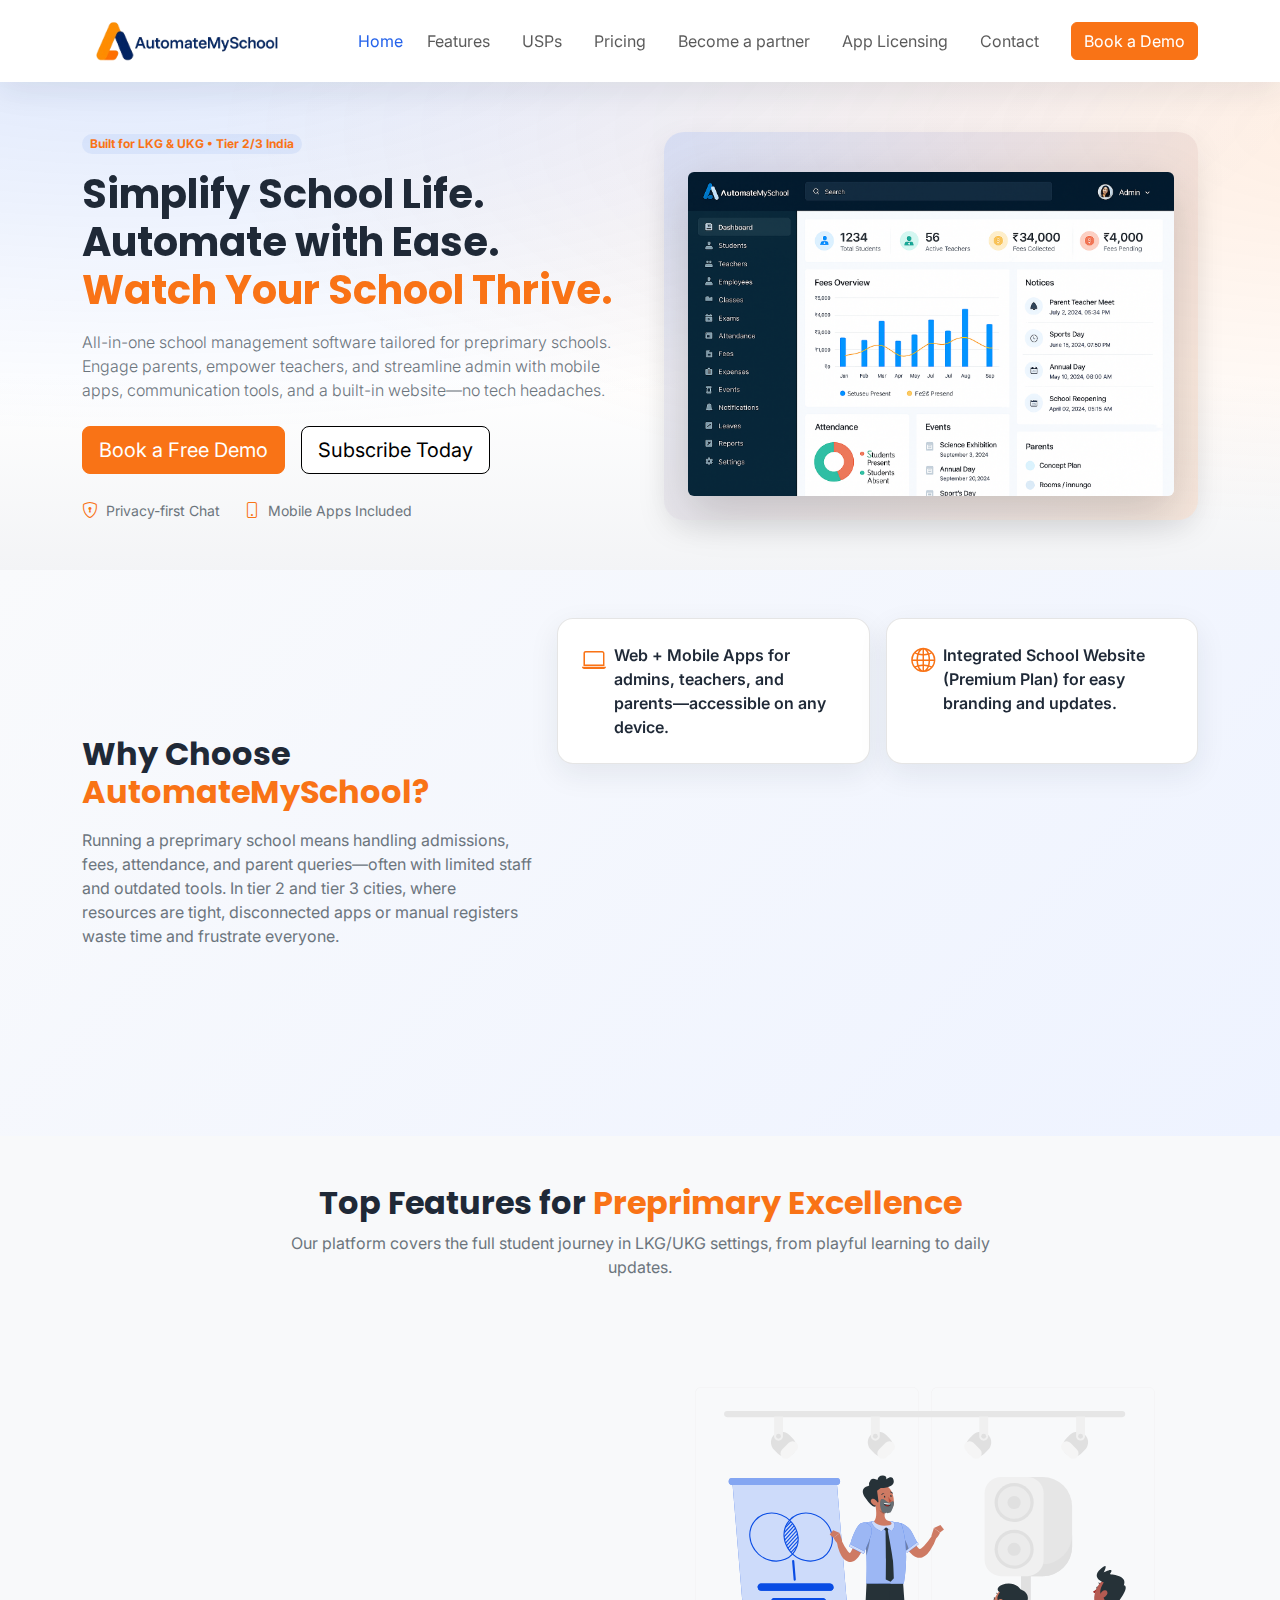
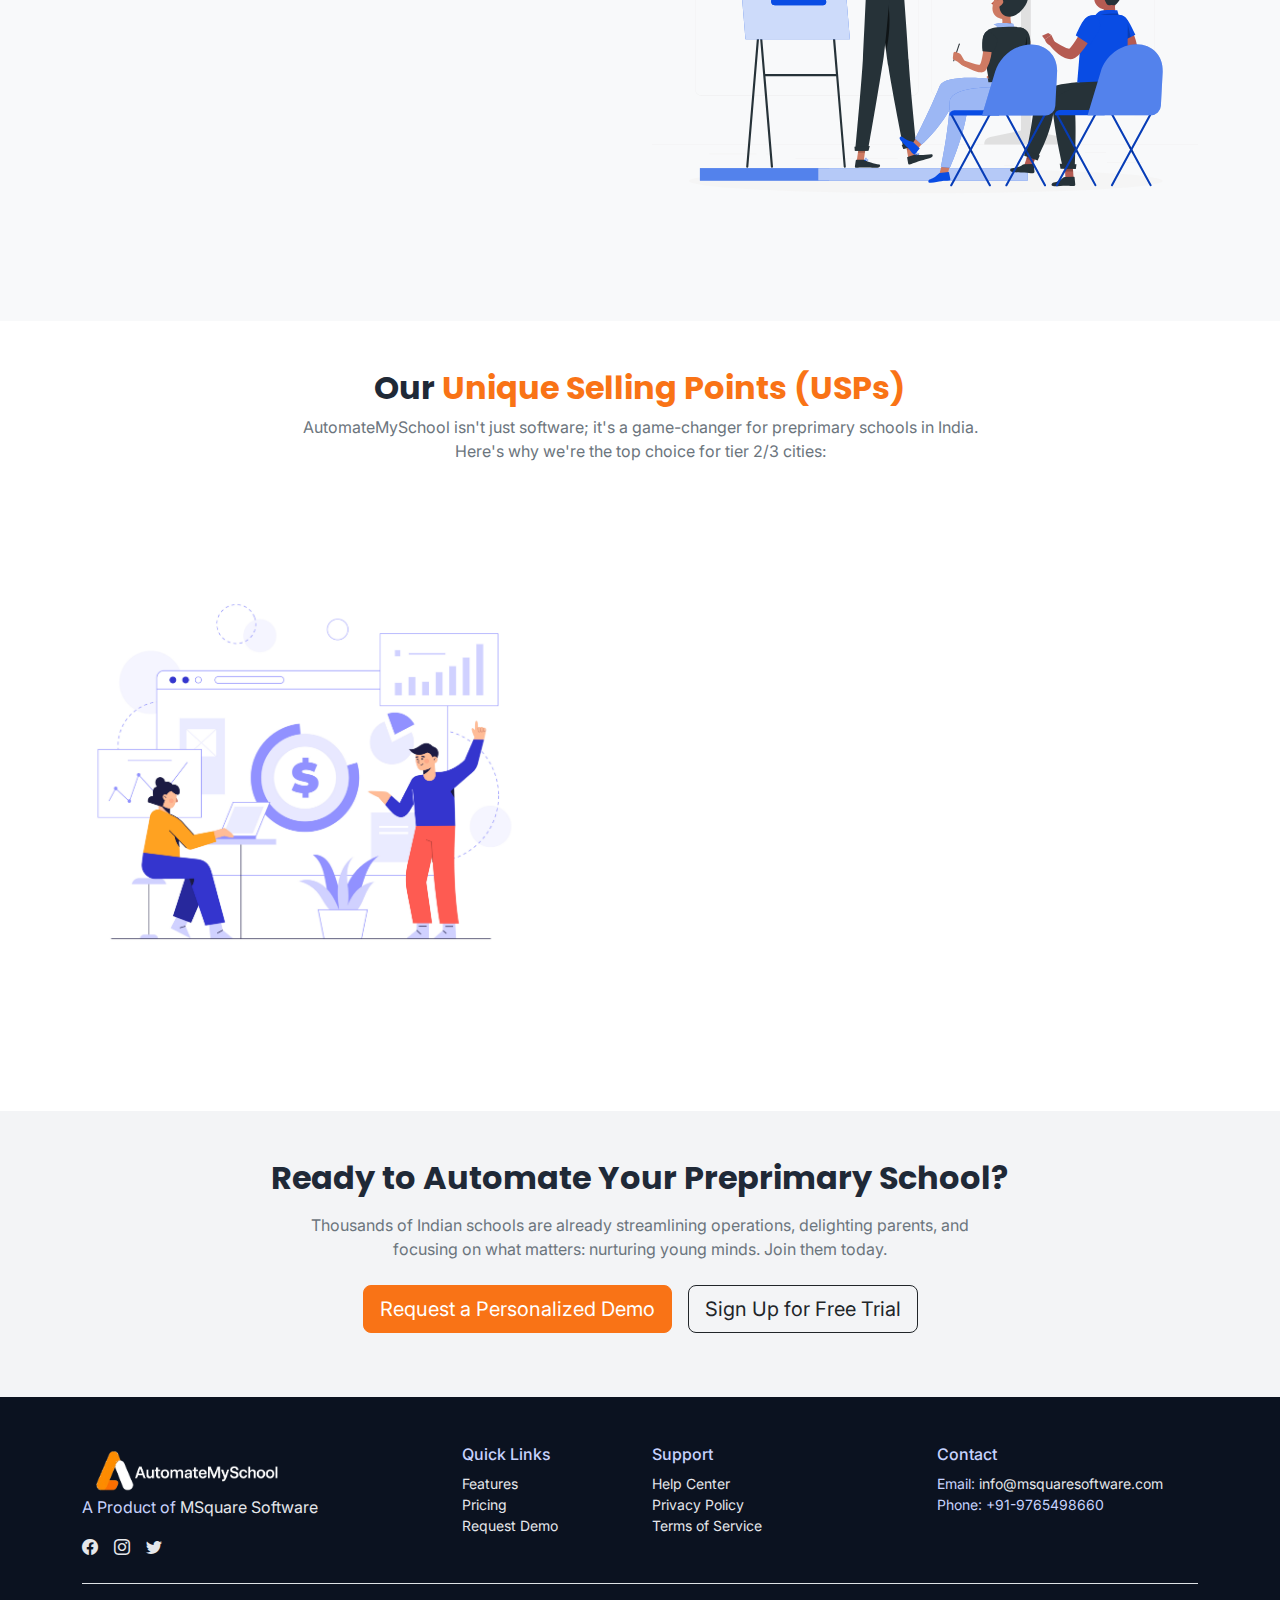
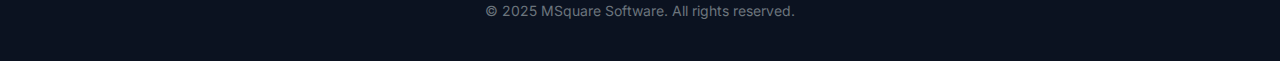
<file: index.html>
<!DOCTYPE html>
<html lang="en">

<head>
    <meta charset="utf-8" />
    <meta name="viewport" content="width=device-width, initial-scale=1" />
    <title>AutomateMySchool – Home</title>
    <meta name="description" content="All-in-one school management software for preprimary schools." />
    <link
        href="https://fonts.googleapis.com/css2?family=Poppins:wght@500;600;700&family=Inter:wght@400;500;600&display=swap"
        rel="stylesheet">
    <link href="https://cdn.jsdelivr.net/npm/bootstrap@5.3.3/dist/css/bootstrap.min.css" rel="stylesheet">
    <link href="https://cdn.jsdelivr.net/npm/bootstrap-icons@1.11.3/font/bootstrap-icons.css" rel="stylesheet">
    <!-- Add AOS CSS in <head> -->
    <link href="https://cdn.jsdelivr.net/npm/aos@2.3.4/dist/aos.css" rel="stylesheet">
    <link rel="stylesheet" href="https://cdn.jsdelivr.net/npm/bootstrap-icons@1.10.5/font/bootstrap-icons.css">
    <link href="https://cdn.jsdelivr.net/npm/aos@2.3.4/dist/aos.css" rel="stylesheet">
    <script src="https://cdn.jsdelivr.net/npm/aos@2.3.4/dist/aos.js"></script>
    <script>AOS.init();</script>
    <link href="assets/style.css" rel="stylesheet">

    <style>
        .feature-card {
            transition: transform 0.4s ease, box-shadow 0.4s ease, background 0.4s ease;
            border: 1px solid rgba(0, 0, 0, 0.1);
            border-radius: 1rem;
            /* rounded-xl feel */
            background: #fff;
        }

        .feature-card:hover {
            transform: scale(1.05);
            box-shadow: 0 15px 35px rgba(0, 0, 0, 0.12);
            background: linear-gradient(to bottom right, #eff6ff, #f5f3ff);
            /* blue → purple tint */
        }
    </style>

</head>

<body>
    <!-- NAV -->
    <nav class="navbar navbar-expand-lg bg-white sticky-top">
        <div class="container py-2">
           <img src="img/logo.png" alt="AutomateMySchool Logo"
                        style="height:50px; width: 200px; object-fit: contain;">




            <button class="navbar-toggler" type="button" data-bs-toggle="collapse" data-bs-target="#nav">
                <span class="navbar-toggler-icon"></span>
            </button>
            <div class="collapse navbar-collapse" id="nav">
                <ul class="navbar-nav ms-auto align-items-lg-center gap-lg-3">
                    <li class="nav-item"><a class="active" href="index.html">Home</a></li>
                    <li class="nav-item"><a class="nav-link" href="features.html">Features</a></li>
                    <!-- <li class="nav-item"><a class="nav-link" href="why-us.html">Why Us</a></li> -->
                    <li class="nav-item"><a class="nav-link" href="usps.html">USPs</a></li>
                    <li class="nav-item"><a class="nav-link" href="pricing.html">Pricing</a></li>
                    <li class="nav-item"><a class="nav-link" href="become-partner.html">Become a partner</a></li>
                    <li class="nav-item"><a class="nav-link" href="app-licensing.html">App Licensing</a></li>
                    <li class="nav-item"><a class="nav-link" href="contact.html">Contact</a></li>
                    <li class="nav-item ms-lg-2"><a class="btn btn-primary" href="contact.html">Book a Demo</a></li>
                </ul>
            </div>
        </div>
    </nav>

    <!-- HERO -->
    <header class="hero py-5 py-lg-6">
        <div class="container">
            <div class="row align-items-center g-4 g-lg-5">
                <div class="col-lg-6">
                    <span class="badge badge-soft rounded-pill mb-3">Built for LKG & UKG • Tier 2/3 India</span>
                    <h1 class="display-6 fw-bold mb-3" data-aos="fade-right" data-aos-duration="700"
                        data-aos-easing="ease-in-sine">
                        Simplify School Life.<br> Automate with Ease.<br>
                        <span class="text-primary">Watch Your School Thrive.</span>

                    </h1>

                    <p class="lead text-secondary mb-4" style="font-size: 1rem;">
                        All-in-one school management software tailored for preprimary schools. Engage parents, empower
                        teachers, and streamline admin with mobile apps, communication tools, and a built-in website—no
                        tech headaches.
                    </p>

                    <div class="d-flex gap-3 flex-wrap">
                        <a href="contact.html" class="btn btn-primary btn-lg">Book a Free Demo</a>
                        <a href="pricing.html" class="btn btn-accent btn-lg">Subscribe Today</a>
                    </div>
                    <div class="d-flex gap-4 mt-4">
                        <div class="d-flex align-items-center gap-2"><i
                                class="bi bi-shield-lock text-primary"></i><small class="text-secondary">Privacy-first
                                Chat</small></div>
                        <div class="d-flex align-items-center gap-2"><i class="bi bi-phone text-primary"></i><small
                                class="text-secondary">Mobile Apps Included</small></div>
                    </div>
                </div>

                <!-- Dashboard -->
                <div class="col-lg-6" data-aos="fade-up" data-aos-duration="1200" data-aos-delay="200">
                    <div class="hero-illustration p-4">
                        <div class="text-center">
                            <!-- <i class="bi bi-tablet-landscape fs-1 d-block mb-3 text-primary"></i> -->
                            <!-- <h5 class="mb-1">Integrated Web + Mobile</h5> -->
                            <!-- <p class="text-secondary mb-0">
                                Admin, Teacher & Parent apps with real-time updates,
                                SMS/WhatsApp alerts, and auto-synced website.
                            </p> -->
                            <img src="img/AutomateMySchool Dashboard.png" alt="App Dashboard"
                                class="img-fluid shadow-lg rounded mt-3" />
                        </div>
                    </div>
                </div>

            </div>
        </div>
    </header>

    <!-- WHY CHOOSE US -->
    <section class="py-5 bg-light" style="background: linear-gradient(135deg, #f9fafc, #eef3ff);">
        <div class="container">
            <div class="row align-items-center g-4">
                <div class="col-lg-5">
                    <h2 class="fw-bold mb-3">Why Choose <span class="text-primary">AutomateMySchool?</span></h2>
                    <p class="text-secondary mb-4">
                        Running a preprimary school means handling admissions, fees, attendance, and parent
                        queries—often with limited staff and outdated tools. In tier 2 and tier 3 cities, where
                        resources are tight, disconnected apps or manual registers waste time and frustrate everyone.
                    </p>
                </div>















                <div class="col-lg-7">
                    <div class="row g-3">

                        <!-- Card 1 -->
                        <div class="col-md-6" data-aos="zoom-in-up" data-aos-delay="100" data-aos-duration="800">
                            <div class="feature-card p-4 h-100 d-flex align-items-start">
                                <i class="bi bi-laptop text-primary fs-4 me-2"></i>
                                <p class="mb-0 fw-semibold">
                                    Web + Mobile Apps for admins, teachers, and parents—accessible on any device.
                                </p>
                            </div>
                        </div>

                        <!-- Card 2 -->
                        <div class="col-md-6" data-aos="zoom-in-up" data-aos-delay="200" data-aos-duration="800">
                            <div class="feature-card p-4 h-100 d-flex align-items-start">
                                <i class="bi bi-globe2 text-primary fs-4 me-2"></i>
                                <p class="mb-0 fw-semibold">
                                    Integrated School Website (Premium Plan) for easy branding and updates.
                                </p>
                            </div>
                        </div>

                        <!-- Card 3 -->
                        <div class="col-md-6" data-aos="zoom-in-up" data-aos-delay="300" data-aos-duration="800">
                            <div class="feature-card p-4 h-100 d-flex align-items-start">
                                <i class="bi bi-bell-fill text-primary fs-4 me-2"></i>
                                <p class="mb-0 fw-semibold">
                                    Smart Notifications via SMS, WhatsApp, and push alerts—ensuring no message is
                                    missed.
                                </p>
                            </div>
                        </div>

                        <!-- Card 4 -->
                        <div class="col-md-6" data-aos="zoom-in-up" data-aos-delay="400" data-aos-duration="800">
                            <div class="feature-card p-4 h-100 d-flex align-items-start">
                                <i class="bi bi-chat-dots-fill text-primary fs-4 me-2"></i>
                                <p class="mb-0 fw-semibold">
                                    Centralized Chat with privacy protection to keep numbers hidden.
                                </p>
                            </div>
                        </div>

                        <!-- Card 5 -->
                        <div class="col-md-6" data-aos="zoom-in-up" data-aos-delay="500" data-aos-duration="800">
                            <div class="feature-card p-4 h-100 d-flex align-items-start">
                                <i class="bi bi-bar-chart-fill text-primary fs-4 me-2"></i>
                                <p class="mb-0 fw-semibold">
                                    Real-Time Reports & Analytics to track attendance, fees, and student progress
                                    effortlessly.
                                </p>
                            </div>
                        </div>

                        <!-- card 6 -->
                           <div class="col-md-6" data-aos="zoom-in-up" data-aos-delay="500" data-aos-duration="800">
                            <div class="feature-card p-4 h-100 d-flex align-items-start">
                               <i class="bi bi-calendar-event-fill text-primary fs-4 me-2"></i>

                                <p class="mb-0 fw-semibold">
                                  
                                   <!-- Easily manage academic years, timetables, and school events like annual day, sports day, or exhibitions—auto-published on the website and parent apps. -->
                                        Easily manage academic years, timetables, and school auto-published on websites and parent apps.
                                </p>
                            </div>
                        </div>

                    </div>
                </div>




                <!-- Right Column: Illustration -->
                <!-- <div class="col-lg-5 text-center" data-aos="zoom-in" data-aos-delay="200">
                <img src="https://cdn.dribbble.com/users/25514/screenshots/14064221/media/dc3df52b34490db7f93b4df1af8f63a3.png"
                     alt="School Management Illustration"
                     class="img-fluid rounded-3 shadow-lg">
            </div> -->
            </div>
    </section>




    <!-- TOP FEATURES -->
    <section class="py-5 bg-light">
        <div class="container">
            <!-- Heading -->
            <div class="text-center mb-5">
                <h2 class="fw-bold">Top Features for <span class="text-primary">Preprimary Excellence</span></h2>
                <p class="text-secondary" style="max-width:700px;margin:auto;">
                    Our platform covers the full student journey in LKG/UKG settings, from playful learning to daily
                    updates.
                </p>
            </div>

            <div class="row align-items-center">
                <!-- LEFT: Features List -->
                <div class="col-lg-6">
                    <ul class="list-unstyled">
                        <!-- Feature 1 -->
                        <li class="d-flex align-items-start mb-4" data-aos="fade-right" data-aos-delay="100">
                            <div class="icon-circle me-3">
                                <i class="bi bi-people"></i>
                            </div>
                            <div>
                                <h6 class="fw-bold mb-1">Student Lifecycle Management</h6>
                                <p class="text-muted mb-0">Handle registrations, profiles, attendance, fees, and
                                    progress reports—all in one place.</p>
                            </div>
                        </li>
                        <!-- Feature 2 -->
                        <li class="d-flex align-items-start mb-4" data-aos="fade-right" data-aos-delay="200">
                            <div class="icon-circle me-3">
                                <i class="bi bi-person-badge"></i>
                            </div>
                            <div>
                                <h6 class="fw-bold mb-1">Teacher & Staff Management</h6>
                                <p class="text-muted mb-0">Create profiles, assign classes, manage leaves, and monitor
                                    performance.</p>
                            </div>
                        </li>
                        <!-- Feature 3 -->
                        <li class="d-flex align-items-start mb-4" data-aos="fade-right" data-aos-delay="300">
                            <div class="icon-circle me-3">
                                <i class="bi bi-cash-stack"></i>
                            </div>
                            <div>
                                <h6 class="fw-bold mb-1">Smart Fee Management</h6>
                                <p class="text-muted mb-0">Collect payments online, track dues, auto-generate receipts,
                                    and get insights.</p>
                            </div>
                        </li>
                        <!-- Feature 4 -->
                        <li class="d-flex align-items-start mb-4" data-aos="fade-right" data-aos-delay="400">
                            <div class="icon-circle me-3">
                                <i class="bi bi-journal-text"></i>
                            </div>
                            <div>
                                <h6 class="fw-bold mb-1">Classes & Assignments</h6>
                                <p class="text-muted mb-0">Organize classes, subjects, and upload assignments for
                                    instant parent access.</p>
                            </div>
                        </li>
                        <!-- Feature 5 -->
                        <li class="d-flex align-items-start mb-4" data-aos="fade-right" data-aos-delay="500">
                            <div class="icon-circle me-3">
                                <i class="bi bi-calendar-event"></i>
                            </div>
                            <div>
                                <h6 class="fw-bold mb-1">Events & Holiday Management</h6>
                                <p class="text-muted mb-0">Schedule PTMs, play days, or festivals with auto-publish to
                                    apps and site.</p>
                            </div>
                        </li>
                        <!-- Feature 6 -->
                        <li class="d-flex align-items-start" data-aos="fade-right" data-aos-delay="600">
                            <div class="icon-circle me-3">
                                <i class="bi bi-bar-chart-line"></i>
                            </div>
                            <div>
                                <h6 class="fw-bold mb-1">Reports & Analytics</h6>
                                <p class="text-muted mb-0">Quick insights on attendance, expenses, and child
                                    performance.</p>
                            </div>
                        </li>
                    </ul>
                </div>

                <!-- RIGHT: Illustration -->
                <div class="col-lg-6 text-center">
                    <img src="img/features.svg" alt="Features Illustration" class="">
                </div>
            </div>
        </div>
    </section>



    <!-- USPs SECTION -->
    <section class="py-5 bg-white">
        <div class="container">

            <!-- Centered Heading -->
            <div class="text-center mb-5">
                <h2 class="fw-bold">Our <span class="text-primary">Unique Selling Points (USPs)</span></h2>
                <p class="text-secondary" style="max-width:700px;margin:auto;">
                    AutomateMySchool isn't just software; it's a game-changer for preprimary schools in India.
                    Here's why we're the top choice for tier 2/3 cities:
                </p>
            </div>

            <!-- Content Row -->
            <div class="row align-items-center g-5">

                <!-- Left Image -->
                <div class="col-lg-5 text-center">
                    <img src="img/selling.jpg" alt="AutomateMySchool USP Illustration"
                        class="img-fluid rounded-3 usp-image" style="height:500px; object-fit:cover; width:100%;">

                </div>

                <!-- Right USP Cards -->
                <div class="col-lg-7">
                    <div class="row g-3">



                        <!-- USP 1 -->
                        <div class="col-md-6" data-aos="zoom-in" data-aos-delay="100">
                            <div class="usp-card p-4 bg-light rounded shadow-sm h-100">
                                <h6 class="fw-semibold mb-2">
                                    <i class="bi bi-chat-dots-fill text-primary me-2"></i>Centralized Chat with Privacy
                                    Protection
                                </h6>
                                <p class="text-secondary small mb-0">
                                    All parent-teacher-admin communication in one platform. Mobile numbers stay private,
                                    with notifications via app, SMS, and WhatsApp.
                                </p>
                            </div>
                        </div>

                        <!-- USP 2 -->
                        <div class="col-md-6" data-aos="zoom-in" data-aos-delay="200">
                            <div class="usp-card p-4 bg-light rounded shadow-sm h-100">
                                <h6 class="fw-semibold mb-2">
                                    <i class="bi bi-calendar-check-fill text-primary me-2"></i>Effortless Academic Year
                                    Management
                                </h6>
                                <p class="text-secondary small mb-0">
                                    Auto-promote students, reset fees, and carry forward profiles—save hours for
                                    admins..
                                </p>
                            </div>
                        </div>

                        <!-- USP 3 -->
                        <div class="col-md-6" data-aos="zoom-in" data-aos-delay="300">
                            <div class="usp-card p-4 bg-light rounded shadow-sm h-100">
                                <h6 class="fw-semibold mb-2">
                                    <i class="bi bi-globe2 text-primary me-2"></i>Integrated Website with Premium Plan
                                </h6>
                                <p class="text-secondary small mb-0">
                                    Customizable school website synced with your app—auto-update events, news, and
                                    galleries without extra cost.
                            </div>
                        </div>

                        <!-- USP 4 -->
                        <div class="col-md-6" data-aos="zoom-in" data-aos-delay="400">
                            <div class="usp-card p-4 bg-light rounded shadow-sm h-100">
                                <h6 class="fw-semibold mb-2">
                                    <i class="bi bi-cash-coin text-primary me-2"></i>Flexible SaaS Plans
                                </h6>
                                <p class="text-secondary small mb-0">
                                    Pay-as-you-grow, no upfront hardware costs. Scalable for small preprimary setups.
                                </p>
                            </div>
                        </div>

                        <!-- USP 5 -->
                        <div class="col-md-6" data-aos="zoom-in" data-aos-delay="500">
                            <div class="usp-card p-4 bg-light rounded shadow-sm h-100">
                                <h6 class="fw-semibold mb-2">
                                    <i class="bi bi-boxes text-primary me-2"></i>All-in-One Ecosystem
                                </h6>
                                <p class="text-secondary small mb-0">
                                    Unified software, website, apps, SMS/WhatsApp, and analytics—simplifies life for
                                    non-tech-savvy users.
                                </p>
                            </div>
                        </div>

                        <!-- USP 6 -->
                        <div class="col-md-6" data-aos="zoom-in" data-aos-delay="600">
                            <div class="usp-card p-4 bg-light rounded shadow-sm h-100">
                                <h6 class="fw-semibold mb-2">
                                    <i class="bi bi-bell-fill text-primary me-2"></i>Smart Notifications & Mobile-First
                                    Design
                                </h6>
                                <p class="text-secondary small mb-0">
                                    Instant alerts keep parents involved in their child's preprimary journey, from
                                    attendance to
                                    event reminders—boosting satisfaction and retention.
                                </p>
                            </div>
                        </div>

                    </div>
                </div>

            </div>
        </div>
    </section>


    <!-- USPs SECTION -->
    <!-- <section class="py-5 bg-white">
  <div class="container"> -->

    <!-- Centered Heading -->
    <!-- <div class="text-center mb-5">
      <h2 class="fw-bold">Our <span class="text-primary">Unique Selling Points (USPs)</span></h2>
      <p class="text-secondary" style="max-width:700px;margin:auto;">
        AutomateMySchool isn't just software; it's a game-changer for preprimary schools in India.  
        Here's why we're the top choice for tier 2/3 cities:
      </p>
    </div> -->

    <!-- Accordion -->
    <!-- <div class="accordion" id="uspAccordion"> -->

    <!-- USP 1 -->
    <!-- <div class="accordion-item">
        <h2 class="accordion-header">
          <button class="accordion-button fw-semibold" type="button" data-bs-toggle="collapse" data-bs-target="#usp1" aria-expanded="true">
            ✅ Centralized Chat with Privacy Protection (Major USP)
          </button>
        </h2>
        <div id="usp1" class="accordion-collapse collapse show" data-bs-parent="#uspAccordion">
          <div class="accordion-body text-secondary">
            Say goodbye to chaotic WhatsApp groups. Our secure chat keeps all communication 
            (parents, teachers, admins) in one professional platform. Mobile numbers stay hidden for 
            privacy, while push notifications, SMS, and WhatsApp ensure reach. This makes your school 
            look polished and protects everyone—ideal for young children's families.
          </div>
        </div>
      </div> -->

    <!-- USP 2 -->
    <!-- <div class="accordion-item">
        <h2 class="accordion-header">
          <button class="accordion-button collapsed fw-semibold" type="button" data-bs-toggle="collapse" data-bs-target="#usp2">
            ✅ Effortless Academic Year Management (Key USP)
          </button>
        </h2>
        <div id="usp2" class="accordion-collapse collapse" data-bs-parent="#uspAccordion">
          <div class="accordion-body text-secondary">
            No more manual resets! Automatically roll over data each year—promote students, reset 
            fees, and carry forward profiles with a single click. Saves hours for busy preprimary admins.
          </div>
        </div>
      </div> -->

    <!-- USP 3 -->
    <!-- <div class="accordion-item">
        <h2 class="accordion-header">
          <button class="accordion-button collapsed fw-semibold" type="button" data-bs-toggle="collapse" data-bs-target="#usp3">
            ✅ Integrated Website with Premium Plan (Branding USP)
          </button>
        </h2>
        <div id="usp3" class="accordion-collapse collapse" data-bs-parent="#uspAccordion">
          <div class="accordion-body text-secondary">
            Get a customizable school website synced with your app—auto-update events, news, and 
            galleries. No extra costs or developers needed; perfect for small schools building an online 
            presence.
          </div>
        </div>
      </div> -->

    <!-- USP 4 -->
    <!-- <div class="accordion-item">
        <h2 class="accordion-header">
          <button class="accordion-button collapsed fw-semibold" type="button" data-bs-toggle="collapse" data-bs-target="#usp4">
            ✅ Flexible SaaS Plans (Affordability USP)
          </button>
        </h2>
        <div id="usp4" class="accordion-collapse collapse" data-bs-parent="#uspAccordion">
          <div class="accordion-body text-secondary">
            Pay-as-you-grow with no upfront hardware costs. Scalable for preprimary setups—start 
            small and expand. (Reference your SaaS Plan document for details like Basic, Standard, and 
            Premium tiers.)
          </div>
        </div>
      </div> -->

    <!-- USP 5 -->
    <!-- <div class="accordion-item">
        <h2 class="accordion-header">
          <button class="accordion-button collapsed fw-semibold" type="button" data-bs-toggle="collapse" data-bs-target="#usp5">
            ✅ All-in-One Ecosystem (Convenience USP)
          </button>
        </h2>
        <div id="usp5" class="accordion-collapse collapse" data-bs-parent="#uspAccordion">
          <div class="accordion-body text-secondary">
            Website, software, apps, SMS/WhatsApp integration, and analytics—everything unified.  
            Reduces tool juggling, lowers costs, and simplifies life for non-tech-savvy users in tier 2/3 areas.
          </div>
        </div>
      </div> -->

    <!-- USP 6 -->
    <!-- <div class="accordion-item">
        <h2 class="accordion-header">
          <button class="accordion-button collapsed fw-semibold" type="button" data-bs-toggle="collapse" data-bs-target="#usp6">
            ✅ Smart Notifications & Mobile-First Design (Engagement USP)
          </button>
        </h2>
        <div id="usp6" class="accordion-collapse collapse" data-bs-parent="#uspAccordion">
          <div class="accordion-body text-secondary">
            Instant alerts keep parents involved in their child's preprimary journey, from attendance to
            event reminders—boosting satisfaction and retention.
          </div>
        </div>
      </div>

    </div>
  </div>
</section>
 -->








    <!-- CTA -->
    <section class="py-5 bg-wash text-center">
        <div class="container">
            <h2 class="fw-bold mb-3">Ready to Automate Your Preprimary School?</h2>
            <p class="mb-4 text-secondary" style="max-width:700px;margin:auto;">Thousands of Indian schools are already
                streamlining operations, delighting parents, and
                focusing on what matters: nurturing young minds. Join them today.</p>
            <div class="d-flex flex-column flex-md-row justify-content-center gap-3 mb-3">
                <a href="contact.html" class="btn btn-primary btn-lg">Request a Personalized Demo</a>
                <a href="pricing.html" class="btn btn-outline-dark btn-lg">Sign Up for Free Trial</a>
            </div>
            <!-- <small class="text-secondary">No setup fees • Free support • Cancel anytime</small> -->
        </div>
    </section>

    <!-- FOOTER -->
    <footer class="footer pt-5 pb-4">
        <div class="container">
            <div class="row g-4">
                <div class="col-md-4">
                    <img src="img/logo2.png" alt="AutomateMySchool Logo"
                        style="height:50px; width: 200px; object-fit: contain;">
<!-- 
                    <p class="mb-3">Empowering preprimary schools with a unified platform for admin, teachers, and
                        parents.</p> -->

                        <p>
                            A Product of
                            <a href="https://msquaresoftware.com" target="_blank" rel="noopener noreferrer" class="">
                                MSquare Software
                            </a>
                        </p>

                    <div class="d-flex gap-3">
                        <!-- <a href="#"><i class="bi bi-whatsapp"></i></a> -->
                        <a href="https://www.facebook.com/MSquareSoftware"><i class="bi bi-facebook"></i></a>
                        <a href="https://www.instagram.com/msquaresoftware/"><i class="bi bi-instagram"></i></a>
                        <a href="https://x.com/MSquareSoftware"><i class="bi bi-twitter"></i></a>
                    </div>
                </div>
                <div class="col-md-2">
                    <h6>Quick Links</h6>
                    <ul class="list-unstyled small">
                        <li><a href="features.html">Features</a></li>
                        <li><a href="pricing.html">Pricing</a></li>
                        <!-- <li><a href="usps.html">Why Us</a></li> -->
                        <li><a href="contact.html">Request Demo</a></li>
                    </ul>
                </div>
                <div class="col-md-3">
                    <h6>Support</h6>
                    <ul class="list-unstyled small">
                        <li><a href="contact.html">Help Center</a></li>
                        <li><a href="contact.html">Privacy Policy</a></li>
                        <li><a href="contact.html">Terms of Service</a></li>
                    </ul>
                </div>
                <div class="col-md-3">
                    <h6>Contact</h6>
                    <ul class="list-unstyled small mb-0">
                        <li>Email: <a href="info@msquaresoftware.com">info@msquaresoftware.com</a></li>
                        <li>Phone: +91-9765498660</li>
                        <!-- <li>Address: Your Location, India</li> -->
                    </ul>
                </div>
            </div>
            <div class="border-top mt-4 pt-3 small text-center text-secondary">
                <!-- © <span id="year"></span> AutomateMySchool. All rights reserved. -->
                         <p>© 2025 MSquare Software. All rights reserved.</p>

            </div>
        </div>
    </footer>

    <script src="https://cdn.jsdelivr.net/npm/bootstrap@5.3.3/dist/js/bootstrap.bundle.min.js"></script>
    <script src="assets/main.js"></script>

    <!-- Add AOS JS before closing body tag -->
    <script src="https://cdn.jsdelivr.net/npm/aos@2.3.4/dist/aos.js"></script>
    <script>
        AOS.init();
    </script>

    <!-- Add custom CSS -->
    <style>
        .feature-card {
            transition: all 0.3s ease;
        }

        .feature-card:hover {
            transform: translateY(-8px);
            box-shadow: 0 10px 20px rgba(0, 0, 0, 0.08);
        }
    </style>
    <script>
        // Get current page filename
        const currentPage = window.location.pathname.split("/").pop();

        // Select all nav links
        document.querySelectorAll(".nav-link").forEach(link => {
            if (link.getAttribute("href") === currentPage) {
                link.classList.add("active"); // Add active class
            }
        });
    </script>

</body>

</html>
</file>
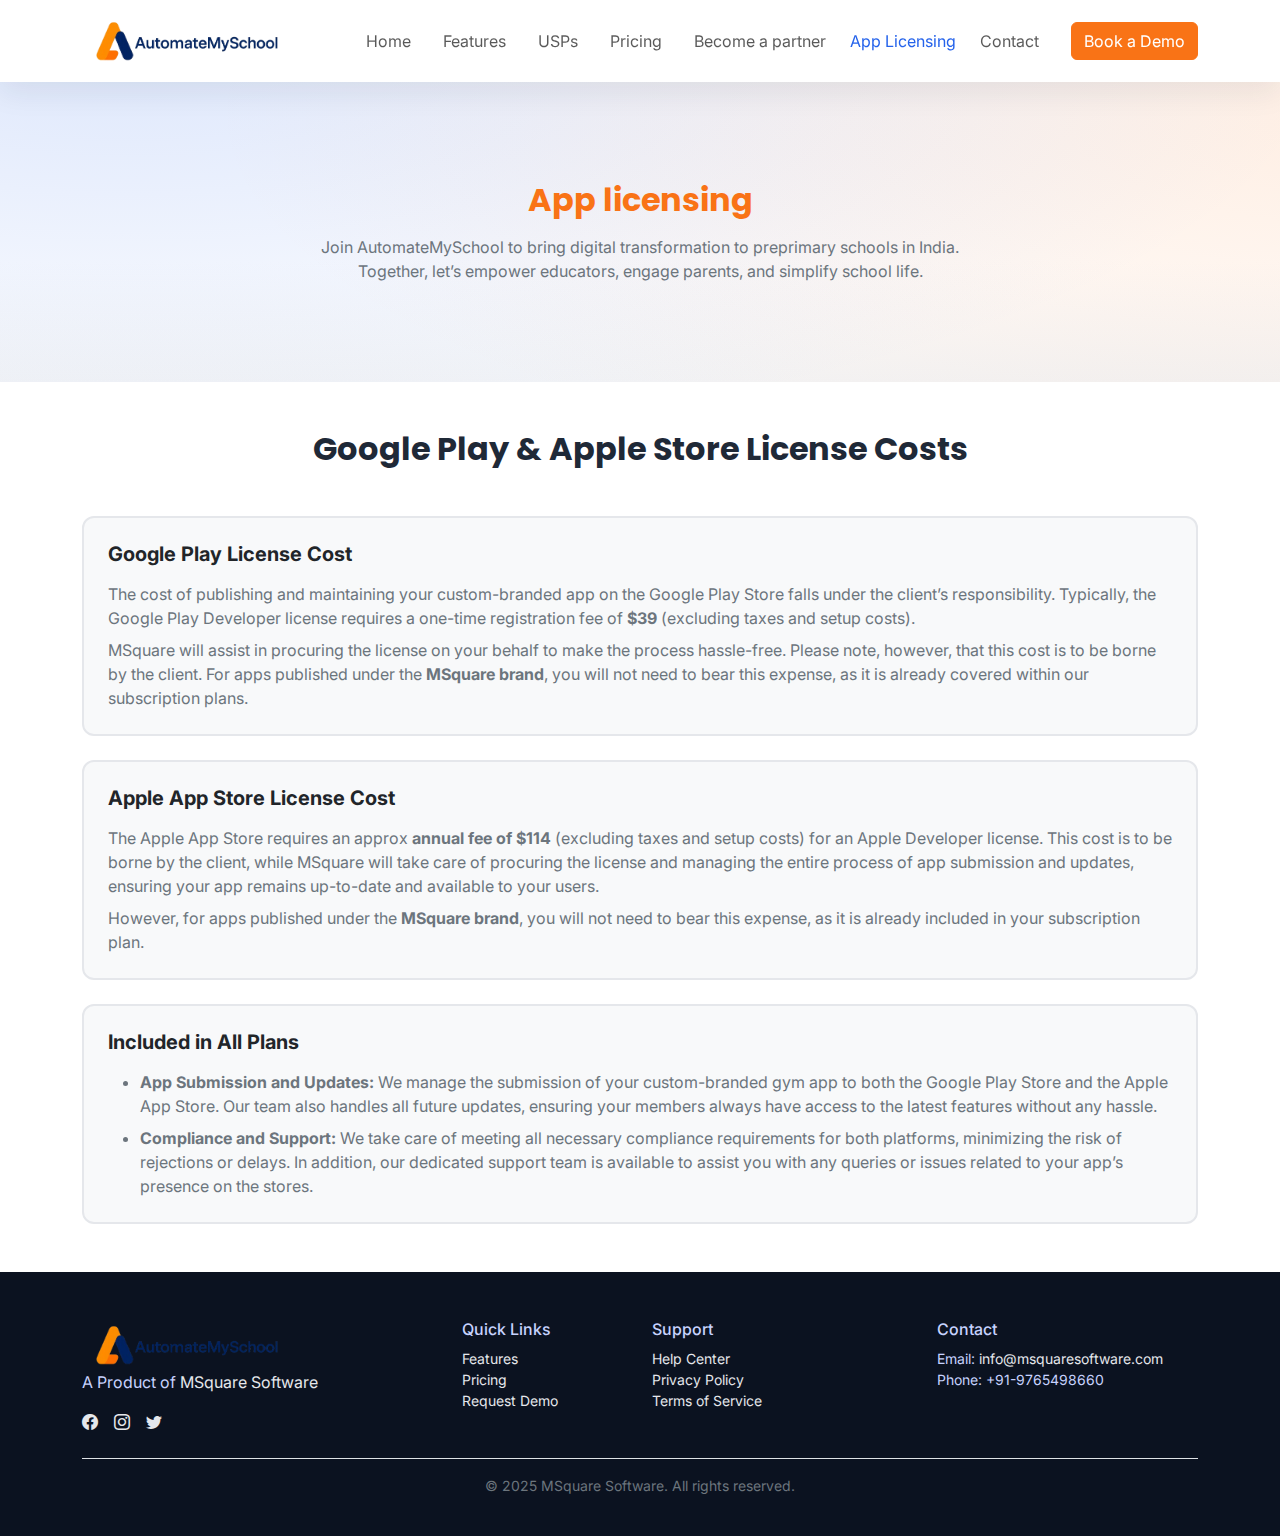
<file: app-licensing.html>
<!DOCTYPE html>
<html lang="en">

<head>
    <meta charset="utf-8" />
    <meta name="viewport" content="width=device-width, initial-scale=1" />
    <title>AutomateMySchool – Home</title>
    <meta name="description" content="All-in-one school management software for preprimary schools." />
    <link
        href="https://fonts.googleapis.com/css2?family=Poppins:wght@500;600;700&family=Inter:wght@400;500;600&display=swap"
        rel="stylesheet">
    <link href="https://cdn.jsdelivr.net/npm/bootstrap@5.3.3/dist/css/bootstrap.min.css" rel="stylesheet">
    <link href="https://cdn.jsdelivr.net/npm/bootstrap-icons@1.11.3/font/bootstrap-icons.css" rel="stylesheet">
    <link href="assets/style.css" rel="stylesheet">
    <!-- Add AOS CSS in <head> -->
    <link href="https://cdn.jsdelivr.net/npm/aos@2.3.4/dist/aos.css" rel="stylesheet">
    <link rel="stylesheet" href="https://cdn.jsdelivr.net/npm/bootstrap-icons@1.10.5/font/bootstrap-icons.css">
    <link href="https://cdn.jsdelivr.net/npm/aos@2.3.4/dist/aos.css" rel="stylesheet">
    <script src="https://cdn.jsdelivr.net/npm/aos@2.3.4/dist/aos.js"></script>
    <script>AOS.init();</script>

    <style>
        .card {
            border: 2px solid #e5e7eb !important;
            /* light gray border */
            box-shadow: none !important;
            /* remove shadow */
            border-radius: 12px !important;
            /* rounded corners */
            background-color: #fff;
            /* white background */
        }
    </style>

</head>

<body>
    <!-- NAV -->
    <nav class="navbar navbar-expand-lg bg-white sticky-top">
        <div class="container py-2">
           <img src="img/logo.png" alt="AutomateMySchool Logo"
                        style="height:50px; width: 200px; object-fit: contain;">




            <button class="navbar-toggler" type="button" data-bs-toggle="collapse" data-bs-target="#nav">
                <span class="navbar-toggler-icon"></span>
            </button>
            <div class="collapse navbar-collapse" id="nav">
                <ul class="navbar-nav ms-auto align-items-lg-center gap-lg-3">
                    <li class="nav-item"><a class="nav-link" href="index.html">Home</a></li>
                    <li class="nav-item"><a class="nav-link" href="features.html">Features</a></li>
                    <!-- <li class="nav-item"><a class="nav-link" href="why-us.html">Why Us</a></li> -->
                    <li class="nav-item"><a class="nav-link" href="usps.html">USPs</a></li>
                    <li class="nav-item"><a class="nav-link" href="pricing.html">Pricing</a></li>
                    <li class="nav-item"><a class="nav-link" href="become-partner.html">Become a partner</a></li>
                    <li class="nav-item"><a class="active" href="app-licensing.html">App Licensing</a></li>

                    <li class="nav-item"><a class="nav-link" href="contact.html">Contact</a></li>
                    <li class="nav-item ms-lg-2"><a class="btn btn-primary" href="contact.html">Book a Demo</a></li>
                </ul>
            </div>
        </div>
    </nav>


    <!-- header -->
    <header class="hero text-center py-5 bg-light">
        <div class="container">
            <!-- <span class="section-label"></span> -->
            <h2 class="fw-bold mb-3"> <span class="text-primary">App licensing</span></h2>
            <p class="text-secondary" style="max-width:700px;margin:auto;">
                Join AutomateMySchool to bring digital transformation to preprimary schools in India. Together, let’s
                empower educators, engage parents, and simplify school life.
            </p>
        </div>
    </header>


    <!-- App Licensing Section -->
    <section class="py-5 bg-white">
        <div class="container">
            <h2 class="fw-bold text-center mb-5">Google Play & Apple Store License Costs</h2>


            <!-- Google Play License -->
            <div class="card border mb-4 bg-light">
                <div class="card-body p-4">
                    <h5 class="fw-bold mb-3">Google Play License Cost</h5>
                    <p class="text-secondary mb-2">
                        The cost of publishing and maintaining your custom-branded app on the Google Play Store falls
                        under the client’s
                        responsibility. Typically, the Google Play Developer license requires a one-time registration
                        fee of
                        <strong>$39</strong> (excluding taxes and setup costs).
                    </p>
                    <p class="text-secondary mb-0">
                        MSquare will assist in procuring the license on your behalf to make the process hassle-free.
                        Please note, however,
                        that this cost is to be borne by the client. For apps published under the <strong>MSquare
                            brand</strong>, you will
                        not need to bear this expense, as it is already covered within our subscription plans.
                    </p>
                </div>
            </div>


            <!-- Apple App Store License -->
            <div class="card shadow-sm border-0 mb-4 bg-light">
                <div class="card-body p-4">
                    <h5 class="fw-bold mb-3">Apple App Store License Cost</h5>
                    <p class="text-secondary mb-2">
                        The Apple App Store requires an approx <strong>annual fee of $114</strong> (excluding taxes and
                        setup costs) for an
                        Apple Developer license. This cost is to be borne by the client, while MSquare will take care of
                        procuring the
                        license and managing the entire process of app submission and updates, ensuring your app remains
                        up-to-date and
                        available to your users.
                    </p>
                    <p class="text-secondary mb-0">
                        However, for apps published under the <strong>MSquare brand</strong>, you will not need to bear
                        this expense,
                        as it is already included in your subscription plan.
                    </p>
                </div>
            </div>

            <!-- Included in all plans -->
            <div class="card shadow-sm border-0 bg-light">
                <div class="card-body p-4">
                    <h5 class="fw-bold mb-3">Included in All Plans</h5>
                    <ul class="text-secondary mb-0">
                        <li><strong>App Submission and Updates:</strong> 
                            <!-- We handle the submission of your app to both
                            the Google Play
                            Store and Apple App Store. Updates are also managed by our team. -->
                            We manage the submission of your custom-branded gym app to both the Google Play Store and the Apple App Store. Our team also handles all future updates, ensuring your members always have access to the latest features without any hassle.
                        </li>
                        <li class="mt-2"><strong>Compliance and Support:</strong> 
                            <!-- We ensure that your app meets
                            compliance requirements
                            for both platforms, reducing the risk of rejections or delays. Our support team is always
                            available to assist
                            with any queries. -->
                            We take care of meeting all necessary compliance requirements for both platforms, minimizing the risk of rejections or delays. In addition, our dedicated support team is available to assist you with any queries or issues related to your app’s presence on the stores.
                        </li>
                    </ul>
                </div>
            </div>
        </div>
    </section>


    <!-- FOOTER -->
    <footer class="footer pt-5 pb-4">
        <div class="container">
            <div class="row g-4">
                <div class="col-md-4">
                    <img src="img/logo.png" alt="AutomateMySchool Logo"
                        style="height:50px; width: 200px; object-fit: contain;">

                    <!-- <p class="mb-3">Empowering preprimary schools with a unified platform for admin, teachers, and
                        parents.</p> -->
                           <p>
                            A Product of
                            <a href="https://msquaresoftware.com" target="_blank" rel="noopener noreferrer" class="">
                                MSquare Software
                            </a>
                        </p>
                        
                    <div class="d-flex gap-3">
                        <!-- <a href="#"><i class="bi bi-whatsapp"></i></a> -->
                        <a href="https://www.facebook.com/MSquareSoftware"><i class="bi bi-facebook"></i></a>
                        <a href="https://www.instagram.com/msquaresoftware/"><i class="bi bi-instagram"></i></a>
                        <a href="https://x.com/MSquareSoftware"><i class="bi bi-twitter"></i></a>
                    </div>
                </div>
                <div class="col-md-2">
                    <h6>Quick Links</h6>
                    <ul class="list-unstyled small">
                        <li><a href="features.html">Features</a></li>
                        <li><a href="pricing.html">Pricing</a></li>
                        <!-- <li><a href="usps.html">Why Us</a></li> -->
                        <li><a href="contact.html">Request Demo</a></li>
                    </ul>
                </div>
                <div class="col-md-3">
                    <h6>Support</h6>
                    <ul class="list-unstyled small">
                        <li><a href="contact.html">Help Center</a></li>
                        <li><a href="contact.html">Privacy Policy</a></li>
                        <li><a href="contact.html">Terms of Service</a></li>
                    </ul>
                </div>
                <div class="col-md-3">
                    <h6>Contact</h6>
                    <ul class="list-unstyled small mb-0">
                        <li>Email: <a href="info@msquaresoftware.com">info@msquaresoftware.com</a></li>
                        <li>Phone: +91-9765498660</li>
                        <!-- <li>Address: Your Location, India</li> -->
                    </ul>
                </div>
            </div>
            <div class="border-top mt-4 pt-3 small text-center text-secondary">
                <!-- © <span id="year"></span> AutomateMySchool. All rights reserved. -->
                  <p>© 2025 MSquare Software. All rights reserved.</p>
            </div>
        </div>
    </footer>

    <script src="https://cdn.jsdelivr.net/npm/bootstrap@5.3.3/dist/js/bootstrap.bundle.min.js"></script>
    <script src="assets/main.js"></script>

    <!-- Add AOS JS before closing body tag -->
    <script src="https://cdn.jsdelivr.net/npm/aos@2.3.4/dist/aos.js"></script>
    <script>
        AOS.init();
    </script>

    <!-- Add custom CSS -->
    <style>
        .feature-card {
            transition: all 0.3s ease;
        }

        .feature-card:hover {
            transform: translateY(-8px);
            box-shadow: 0 10px 20px rgba(0, 0, 0, 0.08);
        }
    </style>
    <script>
        // Get current page filename
        const currentPage = window.location.pathname.split("/").pop();

        // Select all nav links
        document.querySelectorAll(".nav-link").forEach(link => {
            if (link.getAttribute("href") === currentPage) {
                link.classList.add("active"); // Add active class
            }
        });
    </script>

</body>

</html>
</file>
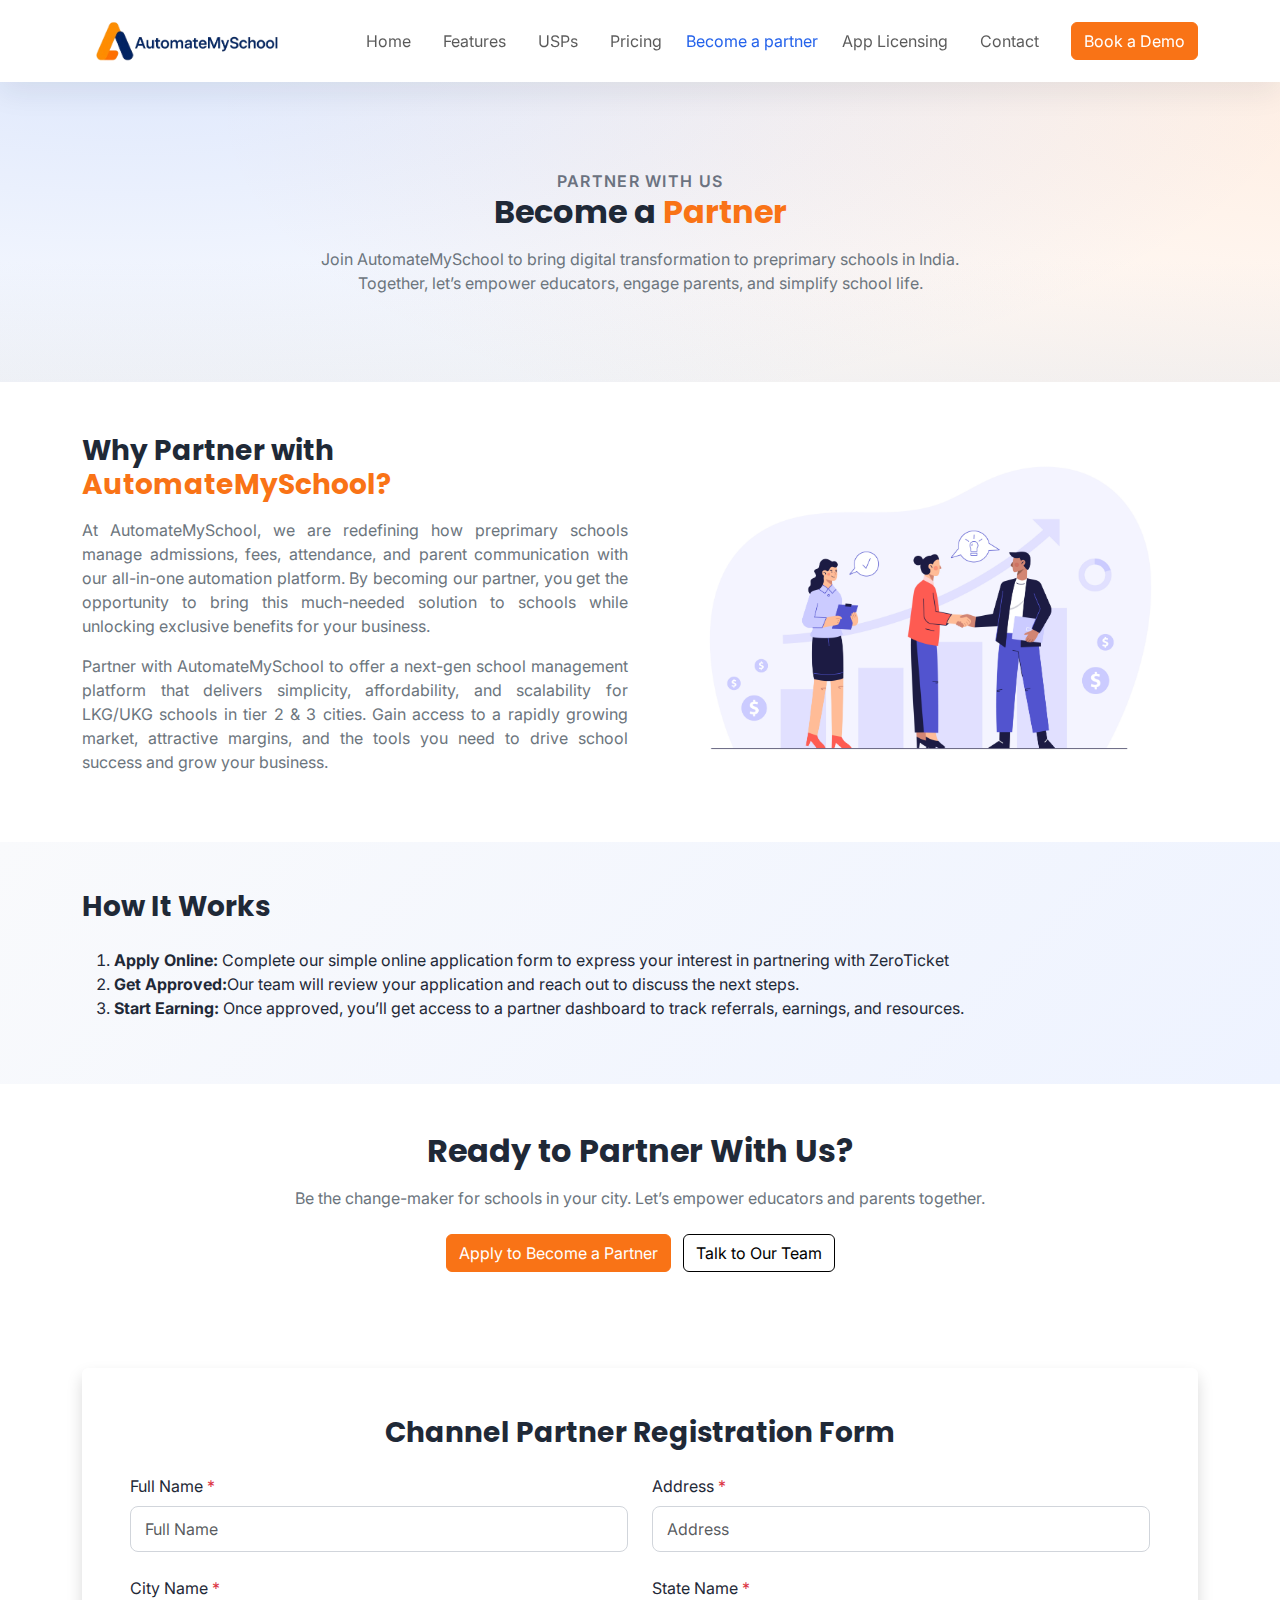
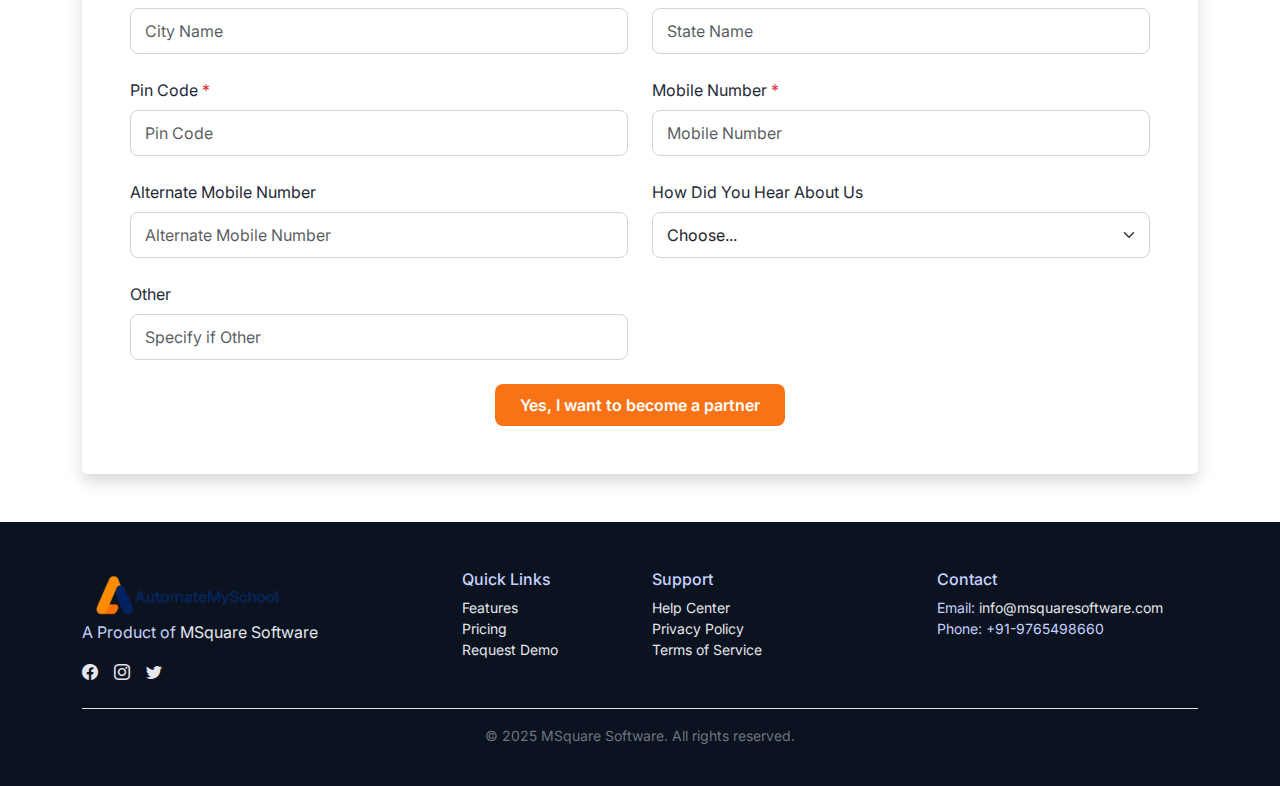
<file: become-partner.html>
<!DOCTYPE html>
<html lang="en">

<head>
    <meta charset="utf-8" />
    <meta name="viewport" content="width=device-width, initial-scale=1" />
    <title>become-partner – AutomateMySchool</title>
    <link
        href="https://fonts.googleapis.com/css2?family=Poppins:wght@500;600;700&family=Inter:wght@400;500;600&display=swap"
        rel="stylesheet">
    <link href="https://cdn.jsdelivr.net/npm/bootstrap@5.3.3/dist/css/bootstrap.min.css" rel="stylesheet">
    <link href="https://cdn.jsdelivr.net/npm/bootstrap-icons@1.11.3/font/bootstrap-icons.css" rel="stylesheet">
    <link href="assets/style.css" rel="stylesheet">
    <style>
        .text-justify {
  text-align: justify;
}

    </style>
</head>

<body>
    <!-- NAV -->
    <nav class="navbar navbar-expand-lg bg-white sticky-top">
        <div class="container py-2">
           <img src="img/logo.png" alt="AutomateMySchool Logo"
                        style="height:50px; width: 200px; object-fit: contain;">
            <button class="navbar-toggler" type="button" data-bs-toggle="collapse" data-bs-target="#nav"><span
                    class="navbar-toggler-icon"></span></button>
            <div class="collapse navbar-collapse" id="nav">
                <ul class="navbar-nav ms-auto align-items-lg-center gap-lg-3">
                    <li class="nav-item"><a class="nav-link" href="index.html">Home</a></li>
                    <li class="nav-item"><a class="nav-link" href="features.html">Features</a></li>
                    <!-- <li class="nav-item"><a class="nav-link" href="why-us.html">Why Us</a></li> -->
                    <li class="nav-item"><a class="nav-link" href="usps.html">USPs</a></li>
                    <li class="nav-item"><a class="nav-link" href="pricing.html">Pricing</a></li>
                    <li class="nav-item"><a class="active" href="become-partner.html">Become a partner</a></li>
                <li class="nav-item"><a class="nav-link" href="app-licensing.html">App Licensing</a></li>

                    <li class="nav-item"><a class="nav-link" href="contact.html">Contact</a></li>
                    <li class="nav-item ms-lg-2"><a class="btn btn-primary" href="contact.html">Book a Demo</a></li>
                </ul>
            </div>
        </div>
    </nav>

    <!-- header -->
    <header class="hero text-center py-5 bg-light">
        <div class="container">
            <span class="section-label">Partner With Us</span>
            <h2 class="fw-bold mb-3"> Become a <span class="text-primary">Partner</span></h2>
            <p class="text-secondary" style="max-width:700px;margin:auto;">
                Join AutomateMySchool to bring digital transformation to preprimary schools in India. Together, let’s
                empower educators, engage parents, and simplify school life.
            </p>
        </div>
    </header>


    <!-- CONTACT -->


    <!-- WHY PARTNER -->

    <section class="py-5">
        <div class="container">
            <div class="row align-items-center g-4">
                <!-- LEFT TEXT -->
                <div class="col-lg-6">
                    <h3 class="fw-bold mb-3">Why Partner with <span class="text-primary">AutomateMySchool?</span></h3>
                    <p class="text-secondary mb-3 text-justify">
                        At AutomateMySchool, we are redefining how preprimary schools manage admissions, fees,
                        attendance, and parent communication with our all-in-one automation platform.
                        By becoming our partner, you get the opportunity to bring this much-needed solution to schools
                        while unlocking exclusive benefits for your business.
                    </p>
                    <p class="text-secondary text-justify">
                        Partner with AutomateMySchool to offer a next-gen school management platform that delivers
                        simplicity, affordability, and scalability for LKG/UKG schools in tier 2 & 3 cities.
                        Gain access to a rapidly growing market, attractive margins, and the tools you need to drive
                        school success and grow your business.
                    </p>
                </div>

                <!-- RIGHT IMAGE -->
                <div class="col-lg-6 text-center">
                    <img src="img/becomepartner.jpg" alt="Become a Partner" class="img-fluid rounded">
                </div>
            </div>
        </div>
    </section>




    <!-- BENEFITS -->
    <!-- <section class="py-5" style="background: linear-gradient(135deg, #f9fafc, #eef3ff);">
    <div class="container">
      <h3 class="fw-bold mb-4 text-center">Partner Benefits</h3>
      <div class="row g-4">
        <div class="col-md-6">
          <ul class="list-unstyled">
            <li>🚀 Fast onboarding & training</li>
            <li>🔑 Exclusive territory opportunities</li>
            <li>📲 Ready-to-use demo & marketing tools</li>
          </ul>
        </div>
        <div class="col-md-6">
          <ul class="list-unstyled">
            <li>🌍 Strong brand leverage</li>
            <li>💰 Attractive commissions & recurring income</li>
            <li>🏆 Recognition & long-term growth</li>
          </ul>
        </div>
      </div>
    </div>
  </section> -->


    <!-- WHO CAN PARTNER -->
    <!-- <section class="py-5" style="background: linear-gradient(135deg, #f9fafc, #eef3ff);">
  <div class="container">
    <h3 class="fw-bold mb-4 text-center">Who Can Become a Partner?</h3>
    <div class="row g-4 text-center"> -->

    <!-- Card 1 -->
    <!-- <div class="col-md-3">
        <div class="feature-card p-4 h-100">
          <div class="fs-2 mb-2">🎓</div>
          <h5 class="fw-semibold">EdTech Consultants & Resellers</h5>
          <p class="text-secondary small mb-0">
            Expand your portfolio by offering a school automation platform built specifically for preprimary institutions.
          </p>
        </div>
      </div> -->

    <!-- Card 2 -->
    <!-- <div class="col-md-3">
        <div class="feature-card p-4 h-100">
          <div class="fs-2 mb-2">💻</div>
          <h5 class="fw-semibold">IT Solution Providers</h5>
          <p class="text-secondary small mb-0">
            Provide value-added digital solutions for schools in your region with our simple, scalable SaaS platform.
          </p>
        </div>
      </div> -->

    <!-- Card 3 -->
    <!-- <div class="col-md-3">
        <div class="feature-card p-4 h-100">
          <div class="fs-2 mb-2">🚀</div>
          <h5 class="fw-semibold">Entrepreneurs</h5>
          <p class="text-secondary small mb-0">
            Start your education-focused business journey with a proven product designed for tier 2 & 3 school markets.
          </p>
        </div>
      </div> -->

    <!-- Card 4 -->
    <!-- <div class="col-md-3">
        <div class="feature-card p-4 h-100">
          <div class="fs-2 mb-2">🏫</div>
          <h5 class="fw-semibold">Local Business Owners</h5>
          <p class="text-secondary small mb-0">
            Build strong relationships with nearby schools while creating an additional source of recurring income.
          </p>
        </div>
      </div>

    </div>
  </div>
</section> -->


    <!-- HOW IT WORKS -->
    <section class="py-5" style="background: linear-gradient(135deg, #f9fafc, #eef3ff);">
        <div class="container">
            <h3 class="fw-bold mb-4">How It Works</h3>
            <!-- <div class="row g-4"> -->
            <!-- <div class="col-md-3"><div class="feature-card p-4">1️⃣ Apply Online</div></div>
        <div class="col-md-3"><div class="feature-card p-4">2️⃣ Get Trained</div></div>
        <div class="col-md-3"><div class="feature-card p-4">3️⃣ Start Selling</div></div>
        <div class="col-md-3"><div class="feature-card p-4">4️⃣ Earn Rewards</div></div> -->
            <!-- </div> -->
            <ol>
                <li><strong>Apply Online: </strong>Complete our simple online application form to express your interest
                    in partnering with ZeroTicket</li>
                <li><strong>Get Approved:</strong>Our team will review your application and reach out to discuss the
                    next steps.</li>
                <li><strong>Start Earning: </strong> Once approved, you’ll get access to a partner dashboard to track
                    referrals, earnings, and resources.</li>
            </ol>
        </div>
    </section>

    <!-- CTA -->
    <section class="py-5 text-center">
        <div class="container">
            <h2 class="fw-bold mb-3">Ready to Partner With Us?</h2>
            <p class="text-secondary mb-4" style="max-width:700px;margin:auto;">
                Be the change-maker for schools in your city. Let’s empower educators and parents together.
            </p>
            <a href="contact.html" class="btn btn-primary me-2">Apply to Become a Partner</a>
            <a href="contact.html" class="btn btn-outline-primary">Talk to Our Team</a>
        </div>
    </section>

<!-- partner application -->

    <section id="partner-form" class="py-5">
  <div class="container">
    <div class="bg-white shadow rounded p-5">
      <h3 class="fw-bold mb-4 text-center">Channel Partner Registration Form</h3>
      <form>
        <div class="row g-4">
          <!-- Full Name -->
          <div class="col-md-6">
            <label class="form-label">Full Name <span class="text-danger">*</span></label>
            <input type="text" class="form-control" placeholder="Full Name" required>
          </div>

          <!-- Address -->
          <div class="col-md-6">
            <label class="form-label">Address <span class="text-danger">*</span></label>
            <input type="text" class="form-control" placeholder="Address" required>
          </div>

          <!-- City Name -->
          <div class="col-md-6">
            <label class="form-label">City Name <span class="text-danger">*</span></label>
            <input type="text" class="form-control" placeholder="City Name" required>
          </div>

          <!-- State Name -->
          <div class="col-md-6">
            <label class="form-label">State Name <span class="text-danger">*</span></label>
            <input type="text" class="form-control" placeholder="State Name" required>
          </div>

          <!-- Pin Code -->
          <div class="col-md-6">
            <label class="form-label">Pin Code <span class="text-danger">*</span></label>
            <input type="number" class="form-control" placeholder="Pin Code" required>
          </div>

          <!-- Mobile Number -->
          <div class="col-md-6">
            <label class="form-label">Mobile Number <span class="text-danger">*</span></label>
            <input type="number" class="form-control" placeholder="Mobile Number" required>
          </div>

          <!-- Alternate Mobile Number -->
          <div class="col-md-6">
            <label class="form-label">Alternate Mobile Number</label>
            <input type="number" class="form-control" placeholder="Alternate Mobile Number">
          </div>

          <!-- How Did You Hear About Us -->
          <div class="col-md-6">
            <label class="form-label">How Did You Hear About Us</label>
            <select class="form-select">
              <option value="">Choose...</option>
              <option value="Social Media">Social Media</option>
              <option value="Website">Website</option>
              <option value="Referral">Referral</option>
              <option value="Event">Event</option>
              <option value="Other">Other</option>
            </select>
          </div>

          <!-- Other -->
          <div class="col-md-6">
            <label class="form-label">Other</label>
            <input type="text" class="form-control" placeholder="Specify if Other">
          </div>
        </div>

        <!-- Submit Button -->
        <div class="text-center mt-4">
          <button type="submit" class="btn btn-blue px-4 py-2 fw-semibold">
            Yes, I want to become a partner
          </button>
        </div>
      </form>
    </div>
  </div>
</section>



    <!-- FOOTER -->
    <footer class="footer pt-5 pb-4">
        <div class="container">
            <div class="row g-4">
                <div class="col-md-4">
                    <img src="img/logo.png" alt="AutomateMySchool Logo"
                        style="height:50px; width: 200px; object-fit: contain;">

                    <!-- <p class="mb-3">Empowering preprimary schools with a unified platform for admin, teachers, and
                        parents.</p> -->
  <p>
    A Product of
    <a href="https://msquaresoftware.com" target="_blank" rel="noopener noreferrer" class="">
      MSquare Software
    </a>
  </p>


                    <div class="d-flex gap-3">
                        <!-- <a href="#"><i class="bi bi-whatsapp"></i></a> -->
                        <a href="https://www.facebook.com/MSquareSoftware"><i class="bi bi-facebook"></i></a>
                        <a href="https://www.instagram.com/msquaresoftware/"><i class="bi bi-instagram"></i></a>
                        <a href="https://x.com/MSquareSoftware"><i class="bi bi-twitter"></i></a>
                    </div>
                </div>
                <div class="col-md-2">
                    <h6>Quick Links</h6>
                    <ul class="list-unstyled small">
                        <li><a href="features.html">Features</a></li>
                        <li><a href="pricing.html">Pricing</a></li>
                        <!-- <li><a href="usps.html">Why Us</a></li> -->
                        <li><a href="contact.html">Request Demo</a></li>
                    </ul>
                </div>
                <div class="col-md-3">
                    <h6>Support</h6>
                    <ul class="list-unstyled small">
                        <li><a href="contact.html">Help Center</a></li>
                        <li><a href="contact.html">Privacy Policy</a></li>
                        <li><a href="contact.html">Terms of Service</a></li>
                    </ul>
                </div>
                <div class="col-md-3">
                    <h6>Contact</h6>
                    <ul class="list-unstyled small mb-0">
                        <li>Email: <a href="info@msquaresoftware.com">info@msquaresoftware.com</a></li>
                        <li>Phone: +91-9765498660</li>
                        <!-- <li>Address: Your Location, India</li> -->
                    </ul>
                </div>
            </div>
            <div class="border-top mt-4 pt-3 small text-center text-secondary">
                <!-- © <span id="year"></span> AutomateMySchool. All rights reserved. -->
                  <p>© 2025 MSquare Software. All rights reserved.</p>
            </div>
        </div>
    </footer>

    <script src="https://cdn.jsdelivr.net/npm/bootstrap@5.3.3/dist/js/bootstrap.bundle.min.js"></script>
    <script src="assets/main.js"></script>
    <script>
        // Get current page filename
        const currentPage = window.location.pathname.split("/").pop();

        // Select all nav links
        document.querySelectorAll(".nav-link").forEach(link => {
            if (link.getAttribute("href") === currentPage) {
                link.classList.add("active"); // Add active class
            }
        });
    </script>

</body>

</html>
</file>
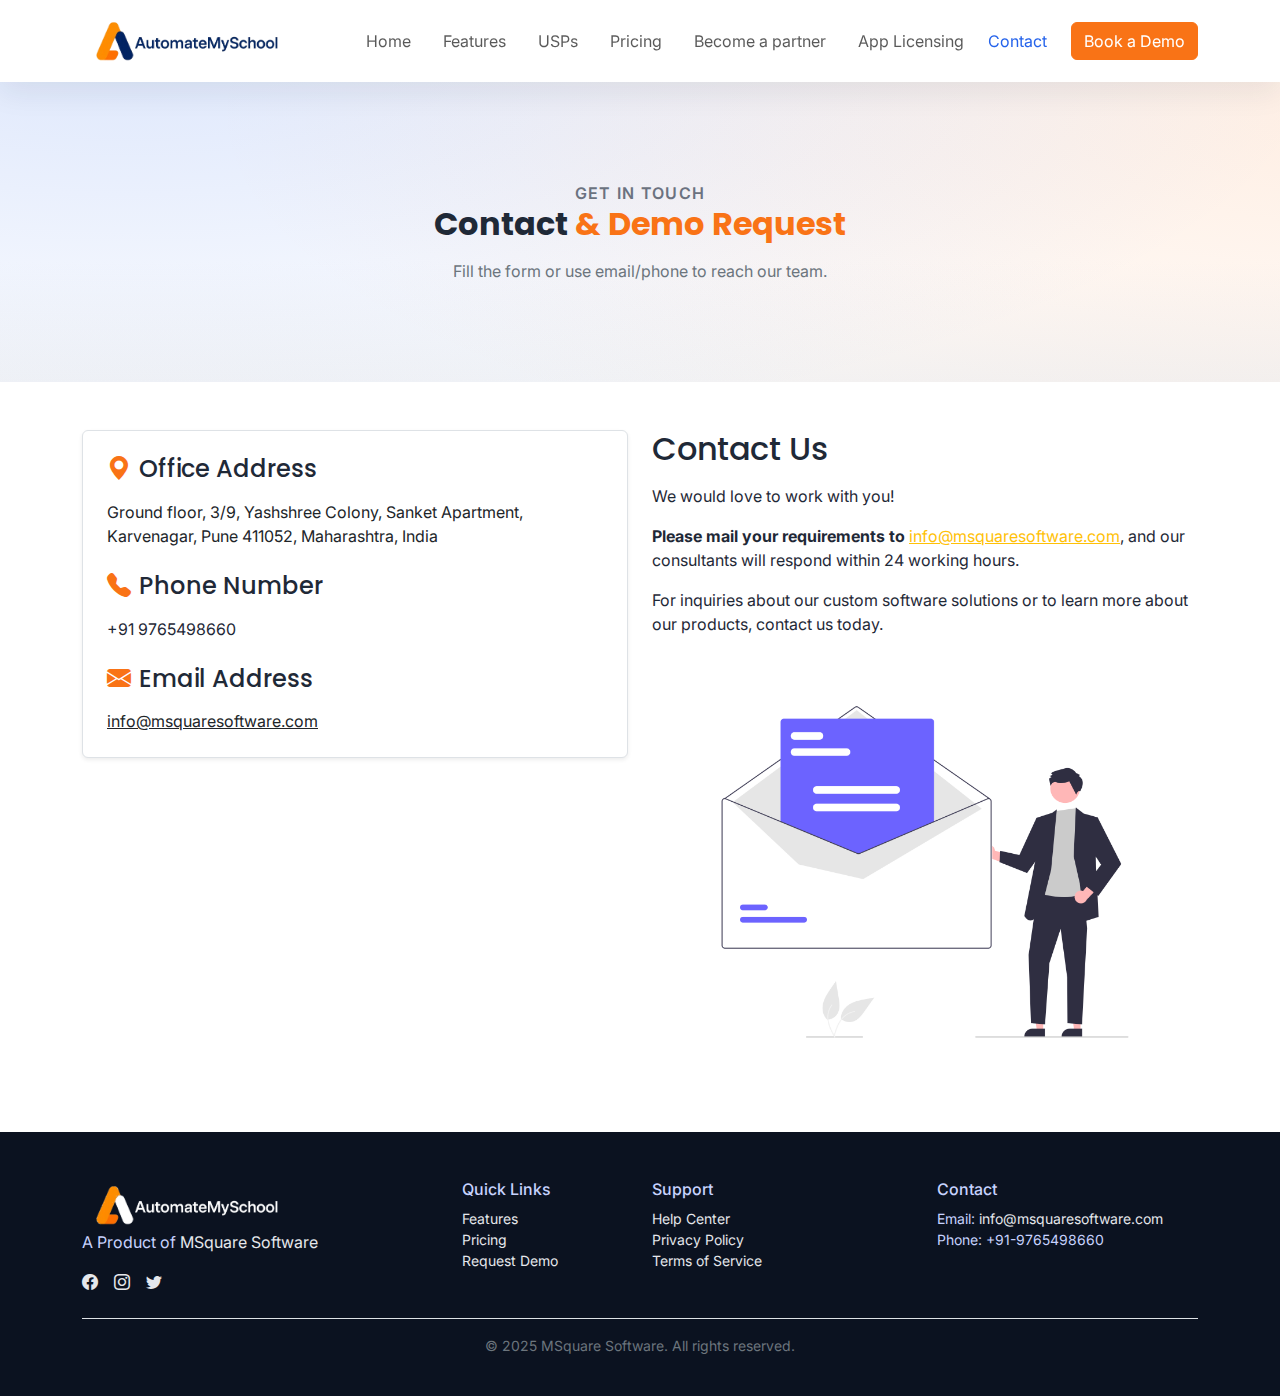
<file: contact.html>
<!DOCTYPE html>
<html lang="en">

<head>
  <meta charset="utf-8" />
  <meta name="viewport" content="width=device-width, initial-scale=1" />
  <title>Contact – AutomateMySchool</title>
  <link
    href="https://fonts.googleapis.com/css2?family=Poppins:wght@500;600;700&family=Inter:wght@400;500;600&display=swap"
    rel="stylesheet">
  <link href="https://cdn.jsdelivr.net/npm/bootstrap@5.3.3/dist/css/bootstrap.min.css" rel="stylesheet">
  <link href="https://cdn.jsdelivr.net/npm/bootstrap-icons@1.11.3/font/bootstrap-icons.css" rel="stylesheet">
  <link href="assets/style.css" rel="stylesheet">
  
</head>

<body>
  <!-- NAV -->
  <nav class="navbar navbar-expand-lg bg-white sticky-top">
    <div class="container py-2">
     <img src="img/logo.png" alt="AutomateMySchool Logo"
                        style="height:50px; width: 200px; object-fit: contain;">
      <button class="navbar-toggler" type="button" data-bs-toggle="collapse" data-bs-target="#nav"><span
          class="navbar-toggler-icon"></span></button>
      <div class="collapse navbar-collapse" id="nav">
        <ul class="navbar-nav ms-auto align-items-lg-center gap-lg-3">
          <li class="nav-item"><a class="nav-link" href="index.html">Home</a></li>
          <li class="nav-item"><a class="nav-link" href="features.html">Features</a></li>
          <!-- <li class="nav-item"><a class="nav-link" href="why-us.html">Why Us</a></li> -->
          <li class="nav-item"><a class="nav-link" href="usps.html">USPs</a></li>
          <li class="nav-item"><a class="nav-link" href="pricing.html">Pricing</a></li>
          <li class="nav-item"><a class="nav-link" href="become-partner.html">Become a partner</a></li>
          <li class="nav-item"><a class="nav-link" href="app-licensing.html">App Licensing</a></li>

          <li class="nav-item"><a class="active" href="contact.html">Contact</a></li>
          <li class="nav-item ms-lg-2"><a class="btn btn-primary" href="contact.html">Book a Demo</a></li>
        </ul>
      </div>
    </div>
  </nav>

  <!-- header -->
  <header class="hero text-center">
    <div class="container">
      <span class="section-label">Get in touch</span>
      <h2 class="fw-bold mb-3"> Contact <span class="text-primary">& Demo Request </span></h2>
      <p class="text-secondary" style="max-width:700px;margin:auto;">
        Fill the form or use email/phone to reach our team. </p>
    </div>
  </header>


  <!-- CONTACT -->
<section class="py-5">
  <div class="container">
    <div class="row g-4">

      <!-- Left Column: Contact Info -->
      <div class="col-lg-6">
        <div class="feature-card p-4 border rounded shadow-sm h-10">
          <h4 class="mb-3"><i class="bi bi-geo-alt-fill text-primary me-2"></i>Office Address</h4>
          <address class="mb-4 text-dark">
            Ground floor, 3/9, Yashshree Colony, Sanket Apartment, Karvenagar, Pune 411052, Maharashtra, India
          </address>

          <h4 class="mb-3"><i class="bi bi-telephone-fill text-primary me-2"></i>Phone Number</h4>
          <p class="mb-4">+91 9765498660</p>

          <h4 class="mb-3"><i class="bi bi-envelope-fill text-primary me-2"></i>Email Address</h4>
          <p class="mb-0">
            <a href="mailto:info@msquaresoftware.com" class="text-dark">info@msquaresoftware.com</a>
          </p>
        </div>
      </div>

      <!-- Right Column: Contact Text & Image -->
      <div class="col-lg-6">
        <h2 class="mb-3">Contact Us</h2>
        <p>We would love to work with you!</p>
        <p>
          <strong>Please mail your requirements to</strong>
          <a href="mailto:info@msquaresoftware.com" class="text-warning">info@msquaresoftware.com</a>,
          and our consultants will respond within 24 working hours.
        </p>
        <p>
          For inquiries about our custom software solutions or to learn more about our products, contact us today.
        </p>

        <div class="image-container text-center mt-4">
          <img src="img/mailus.png" alt="Contact Illustration" class="img-fluid" style="max-width: 100%; height: auto;">
        </div>
      </div>

    </div>
  </div>
</section>



  <!-- FOOTER -->
  <footer class="footer pt-5 pb-4">
    <div class="container">
      <div class="row g-4">
        <div class="col-md-4">
         <img src="img/logo2.png" alt="AutomateMySchool Logo"
                        style="height:50px; width: 200px; object-fit: contain;">

          <!-- <p class="mb-3">Empowering preprimary schools with a unified platform for admin, teachers, and
                        parents.</p> -->
          <p>
            A Product of
            <a href="https://msquaresoftware.com" target="_blank" rel="noopener noreferrer" class="">
              MSquare Software
            </a>
          </p>


          <div class="d-flex gap-3">
            <!-- <a href="#"><i class="bi bi-whatsapp"></i></a> -->
            <a href="https://www.facebook.com/MSquareSoftware"><i class="bi bi-facebook"></i></a>
            <a href="https://www.instagram.com/msquaresoftware/"><i class="bi bi-instagram"></i></a>
            <a href="https://x.com/MSquareSoftware"><i class="bi bi-twitter"></i></a>
          </div>
        </div>
        <div class="col-md-2">
          <h6>Quick Links</h6>
          <ul class="list-unstyled small">
            <li><a href="features.html">Features</a></li>
            <li><a href="pricing.html">Pricing</a></li>
            <!-- <li><a href="usps.html">Why Us</a></li> -->
            <li><a href="contact.html">Request Demo</a></li>
          </ul>
        </div>
        <div class="col-md-3">
          <h6>Support</h6>
          <ul class="list-unstyled small">
            <li><a href="contact.html">Help Center</a></li>
            <li><a href="contact.html">Privacy Policy</a></li>
            <li><a href="contact.html">Terms of Service</a></li>
          </ul>
        </div>
        <div class="col-md-3">
          <h6>Contact</h6>
          <ul class="list-unstyled small mb-0">
            <li>Email: <a href="info@msquaresoftware.com">info@msquaresoftware.com</a></li>
            <li>Phone: +91-9765498660</li>
            <!-- <li>Address: Your Location, India</li> -->
          </ul>
        </div>
      </div>
      <div class="border-top mt-4 pt-3 small text-center text-secondary">
        <!-- © <span id="year"></span> AutomateMySchool. All rights reserved. -->
          <p>© 2025 MSquare Software. All rights reserved.</p>
      </div>
    </div>
  </footer>


  <script src="https://cdn.jsdelivr.net/npm/bootstrap@5.3.3/dist/js/bootstrap.bundle.min.js"></script>
  <script src="assets/main.js"></script>
  <script>
    // Get current page filename
    const currentPage = window.location.pathname.split("/").pop();

    // Select all nav links
    document.querySelectorAll(".nav-link").forEach(link => {
      if (link.getAttribute("href") === currentPage) {
        link.classList.add("active"); // Add active class
      }
    });
  </script>

</body>

</html>
</file>
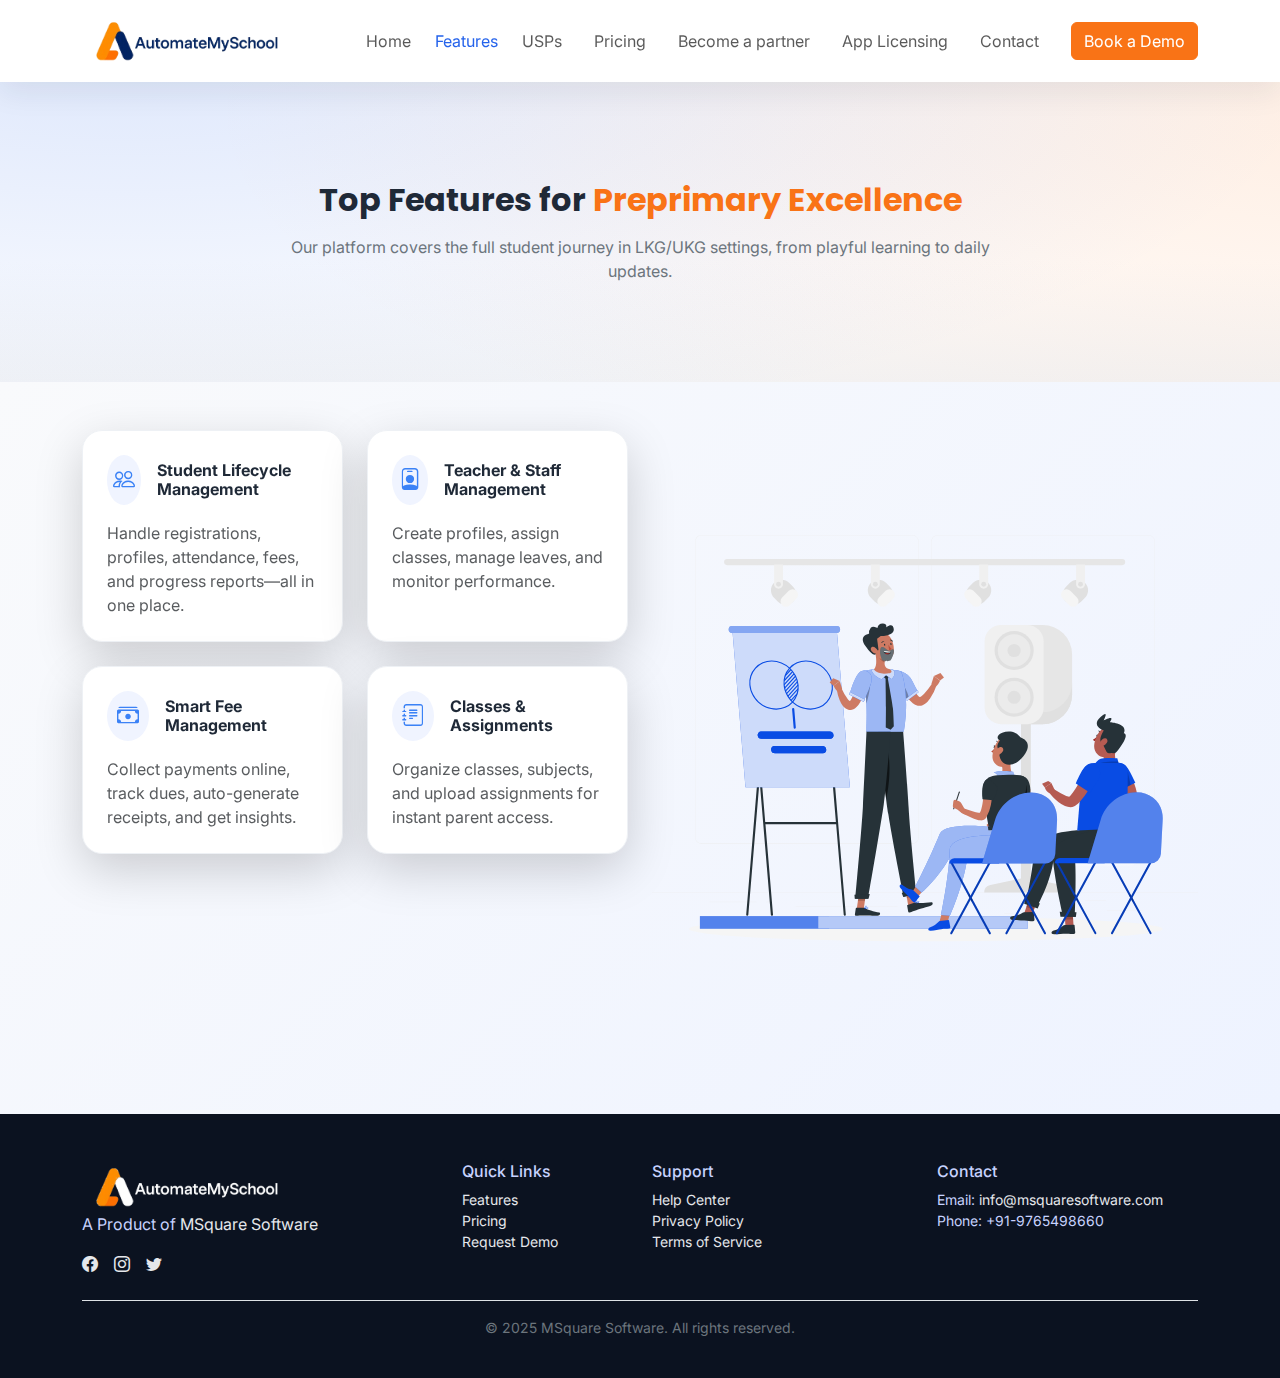
<file: features.html>
<!DOCTYPE html>
<html lang="en">

<head>
    <meta charset="utf-8" />
    <meta name="viewport" content="width=device-width, initial-scale=1" />
    <title>AutomateMySchool – Home</title>
    <meta name="description" content="All-in-one school management software for preprimary schools." />
    <link
        href="https://fonts.googleapis.com/css2?family=Poppins:wght@500;600;700&family=Inter:wght@400;500;600&display=swap"
        rel="stylesheet">
    <link href="https://cdn.jsdelivr.net/npm/bootstrap@5.3.3/dist/css/bootstrap.min.css" rel="stylesheet">
    <link href="https://cdn.jsdelivr.net/npm/bootstrap-icons@1.11.3/font/bootstrap-icons.css" rel="stylesheet">
    <link href="assets/style.css" rel="stylesheet">
    <!-- Add AOS CSS in <head> -->
    <link href="https://cdn.jsdelivr.net/npm/aos@2.3.4/dist/aos.css" rel="stylesheet">
    <link rel="stylesheet" href="https://cdn.jsdelivr.net/npm/bootstrap-icons@1.10.5/font/bootstrap-icons.css">
    <link href="https://cdn.jsdelivr.net/npm/aos@2.3.4/dist/aos.css" rel="stylesheet">
    <script src="https://cdn.jsdelivr.net/npm/aos@2.3.4/dist/aos.js"></script>
    <script>AOS.init();</script>

</head>

<body>
    <!-- NAV -->
    <nav class="navbar navbar-expand-lg bg-white sticky-top">
        <div class="container py-2">
          <img src="img/logo.png" alt="AutomateMySchool Logo"
                        style="height:50px; width: 200px; object-fit: contain;">
            <button class="navbar-toggler" type="button" data-bs-toggle="collapse" data-bs-target="#nav"><span class="navbar-toggler-icon"></span></button>
            <div class="collapse navbar-collapse" id="nav">
                <ul class="navbar-nav ms-auto align-items-lg-center gap-lg-3">
                    <li class="nav-item"><a class="nav-link" href="index.html">Home</a></li>
                    <li class="nav-item"><a class="active" href="features.html">Features</a></li>
                    <!-- <li class="nav-item"><a class="nav-link" href="why-us.html">Why Us</a></li> -->
                    <li class="nav-item"><a class="nav-link" href="usps.html">USPs</a></li>
                    <li class="nav-item"><a class="nav-link" href="pricing.html">Pricing</a></li>
                     <li class="nav-item"><a class="nav-link" href="become-partner.html">Become a partner</a></li>
                                     <li class="nav-item"><a class="nav-link" href="app-licensing.html">App Licensing</a></li>

                    <li class="nav-item"><a class="nav-link" href="contact.html">Contact</a></li>
                    <li class="nav-item ms-lg-2"><a class="btn btn-primary" href="contact.html">Book a Demo</a></li>
                </ul>
            </div>
        </div>
    </nav>


  <!-- FEATURES HERO -->
<!-- <header class="features-hero py-5 py-lg-6 text-center">
  <div class="container">
    <h2 class="fw-bold mb-3">Top Features for <span class="text-primary">Preprimary Excellence</span></h2>
    <p class="text-secondary" style="max-width:700px;margin:auto;">
      Our platform covers the full student journey in LKG/UKG settings, from playful learning to daily updates.
    </p>
  </div>
</header> -->
<header class="hero text-center">
  <div class="container">
    <h2 class="fw-bold mb-3">Top Features for <span class="text-primary">Preprimary Excellence</span></h2>
    <p class="text-secondary" style="max-width:700px;margin:auto;">
      Our platform covers the full student journey in LKG/UKG settings, from playful learning to daily updates.
    </p>
  </div>
</header>


   <section class="py-5 bg-light" style="background: linear-gradient(135deg, #f9fafc, #eef3ff);">
  <div class="container">
    <div class="row align-items-center">
      
      <!-- LEFT: Features as Cards -->
      <div class="col-lg-6">
        <div class="row g-4">
          <!-- Card 1 -->
          <div class="col-md-6" data-aos="fade-up" data-aos-delay="100">
            <div class="feature-card p-4 h-100 blue badge-soft shadow-lg">
              <div class="d-flex align-items-center mb-3">
                <div class="icon-circle me-3">
                  <i class="bi bi-people"></i>
                </div>
                <h6 class="fw-bold mb-0">Student Lifecycle Management</h6>
              </div>
              <p class="text-muted mb-0">Handle registrations, profiles, attendance, fees, and progress reports—all in one place.</p>
            </div>
          </div>

          

          <!-- Card 2 -->
          <div class="col-md-6" data-aos="fade-up" data-aos-delay="200">
            <div class="feature-card p-4 h-100 orange badge-soft shadow-lg">
              <div class="d-flex align-items-center mb-3">
                <div class="icon-circle me-3">
                  <i class="bi bi-person-badge"></i>
                </div>
                <h6 class="fw-bold mb-0">Teacher & Staff Management</h6>
              </div>
              <p class="text-muted mb-0">Create profiles, assign classes, manage leaves, and monitor performance.</p>
            </div>
          </div>

          <!-- Card 3 -->
          <div class="col-md-6" data-aos="fade-up" data-aos-delay="300">
            <div class="feature-card p-4 h-100 green  badge-soft shadow-lg">
              <div class="d-flex align-items-center mb-3 ">
                <div class="icon-circle me-3">
                  <i class="bi bi-cash-stack"></i>
                </div>
                <h6 class="fw-bold mb-0">Smart Fee Management</h6>
              </div>
              <p class="text-muted mb-0">Collect payments online, track dues, auto-generate receipts, and get insights.</p>
            </div>
          </div>

          <!-- Card 4 -->
          <div class="col-md-6" data-aos="fade-up" data-aos-delay="400">
            <div class="feature-card p-4 h-100 purple  badge-soft shadow-lg">
              <div class="d-flex align-items-center mb-3">
                <div class="icon-circle me-3">
                  <i class="bi bi-journal-text"></i>
                </div>
                <h6 class="fw-bold mb-0">Classes & Assignments</h6>
              </div>
              <p class="text-muted mb-0">Organize classes, subjects, and upload assignments for instant parent access.</p>
            </div>
          </div>

          <!-- Card 5 -->
          <div class="col-md-6" data-aos="fade-up" data-aos-delay="500">
            <div class="feature-card p-4 h-100 yellow  badge-soft shadow-lg">
              <div class="d-flex align-items-center mb-3">
                <div class="icon-circle me-3">
                  <i class="bi bi-calendar-event"></i>
                </div>
                <h6 class="fw-bold mb-0">Events & Holiday Management</h6>
              </div>
              <p class="text-muted mb-0">Schedule PTMs, play days, or festivals with auto-publish to apps and site.</p>
            </div>
          </div>

          <!-- Card 6 -->
          <div class="col-md-6" data-aos="fade-up" data-aos-delay="600">
            <div class="feature-card p-4 h-100 pink  badge-soft shadow-lg">
              <div class="d-flex align-items-center mb-3">
                <div class="icon-circle me-3">
                  <i class="bi bi-bar-chart-line"></i>
                </div>
                <h6 class="fw-bold mb-0">Reports & Analytics</h6>
              </div>
              <p class="text-muted mb-0">Quick insights on attendance, expenses, and child performance.</p>
            </div>
          </div>



        </div>
      </div>

      <!-- RIGHT: Illustration -->
      <div class="col-lg-6 text-center mt-4 mt-lg-0">
        <img src="img/features.svg" alt="Features Illustration" class="img-fluid" data-aos="fade-left" data-aos-delay="200">
      </div>

    </div>
  </div>
</section>


    <!-- FOOTER -->
    <footer class="footer pt-5 pb-4">
        <div class="container">
            <div class="row g-4">
                <div class="col-md-4">
             <img src="img/logo2.png" alt="AutomateMySchool Logo"
                        style="height:50px; width: 200px; object-fit: contain;">

                    <!-- <p class="mb-3">Empowering preprimary schools with a unified platform for admin, teachers, and
                        parents.</p> -->
                        <p>
                          A Product of
                          <a href="https://msquaresoftware.com" target="_blank" rel="noopener noreferrer" class="">
                            MSquare Software
                          </a>
                        </p>

                    <div class="d-flex gap-3">
                        <!-- <a href="#"><i class="bi bi-whatsapp"></i></a> -->
                        <a href="https://www.facebook.com/MSquareSoftware"><i class="bi bi-facebook"></i></a>
                        <a href="https://www.instagram.com/msquaresoftware/"><i class="bi bi-instagram"></i></a>
                        <a href="https://x.com/MSquareSoftware"><i class="bi bi-twitter"></i></a>
                    </div>
                </div>
                <div class="col-md-2">
                    <h6>Quick Links</h6>
                    <ul class="list-unstyled small">
                        <li><a href="features.html">Features</a></li>
                        <li><a href="pricing.html">Pricing</a></li>
                        <!-- <li><a href="usps.html">Why Us</a></li> -->
                        <li><a href="contact.html">Request Demo</a></li>
                    </ul>
                </div>
                <div class="col-md-3">
                    <h6>Support</h6>
                   <ul class="list-unstyled small">
                        <li><a href="contact.html">Help Center</a></li>
                        <li><a href="contact.html">Privacy Policy</a></li>
                        <li><a href="contact.html">Terms of Service</a></li>
                    </ul>
                </div>
                <div class="col-md-3">
                    <h6>Contact</h6>
                    <ul class="list-unstyled small mb-0">
                        <li>Email: <a href="info@msquaresoftware.com">info@msquaresoftware.com</a></li>
                        <li>Phone: +91-9765498660</li>
                        <!-- <li>Address: Your Location, India</li> -->
                    </ul>
                </div>
            </div>
            <div class="border-top mt-4 pt-3 small text-center text-secondary">
                <!-- © <span id="year"></span> AutomateMySchool. All rights reserved. -->
                  <p>© 2025 MSquare Software. All rights reserved.</p>
            </div>
        </div>
    </footer>

    <!-- SCRIPTS -->
    <script src="https://cdn.jsdelivr.net/npm/bootstrap@5.3.3/dist/js/bootstrap.bundle.min.js"></script>
    <script src="assets/main.js"></script>
    <script src="https://cdn.jsdelivr.net/npm/aos@2.3.4/dist/aos.js"></script>
    <script>
        AOS.init({
            once: true,
            duration: 800,
            easing: 'ease-in-out'
        });

        // Set current year
        document.getElementById('year').textContent = new Date().getFullYear();
    </script>
     <script>
  // Get current page filename
  const currentPage = window.location.pathname.split("/").pop();

  // Select all nav links
  document.querySelectorAll(".nav-link").forEach(link => {
    if (link.getAttribute("href") === currentPage) {
      link.classList.add("active"); // Add active class
    }
  });
</script>

</body>
</html>
</file>
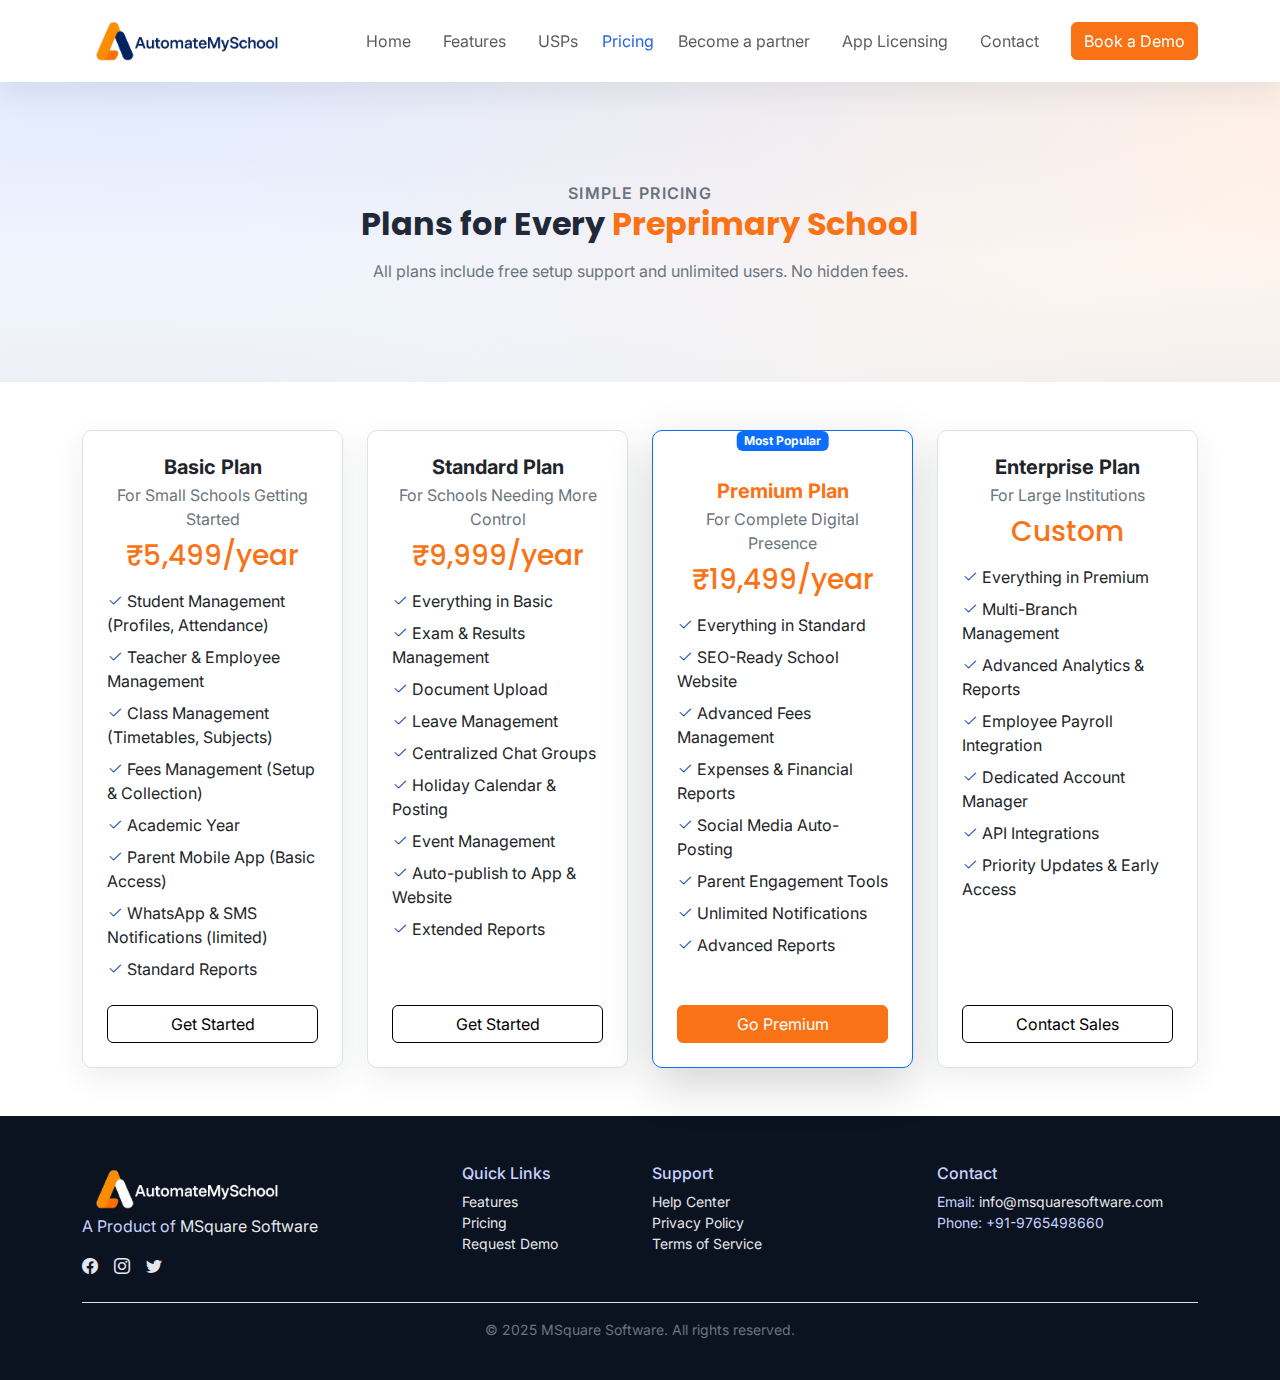
<file: pricing.html>
<!DOCTYPE html>
<html lang="en">
<head>
  <meta charset="utf-8" /><meta name="viewport" content="width=device-width, initial-scale=1" />
  <title>Pricing – AutomateMySchool</title>
  <link href="https://fonts.googleapis.com/css2?family=Poppins:wght@500;600;700&family=Inter:wght@400;500;600&display=swap" rel="stylesheet">
  <link href="https://cdn.jsdelivr.net/npm/bootstrap@5.3.3/dist/css/bootstrap.min.css" rel="stylesheet">
  <link href="https://cdn.jsdelivr.net/npm/bootstrap-icons@1.11.3/font/bootstrap-icons.css" rel="stylesheet">
  <link href="assets/style.css" rel="stylesheet">
  <style>
  /* Make all pricing cards equal height */
/* Equal height for cards */
.price-card {
  display: flex;
  flex-direction: column;
  justify-content: space-between;
  border-radius: 10px;
  transition: all 0.3s ease;
}

/* Hover effect */
.price-card:hover {
  transform: translateY(-5px);
  box-shadow: 0 8px 20px rgba(0, 0, 0, 0.08);
}

/* Align CTA at bottom */
.price-card .btn {
  margin-top: auto;
}




  /* Add spacing between list items */
.price-card ul li {
  margin-bottom: 8px; /* adjust as needed */
}

/* Dark blue check icons */
.price-card ul li i.bi-check2 {
  color: #0d47a1; /* dark blue shade */
  font-weight: bold;
}




</style>

</head>
<body>
  <!-- NAV -->
  <nav class="navbar navbar-expand-lg bg-white sticky-top">
    <div class="container py-2">
          <img src="img/logo.png" alt="AutomateMySchool Logo"
                        style="height:50px; width: 200px; object-fit: contain;">
      <button class="navbar-toggler" type="button" data-bs-toggle="collapse" data-bs-target="#nav"><span class="navbar-toggler-icon"></span></button>
      <div class="collapse navbar-collapse" id="nav">
        <ul class="navbar-nav ms-auto align-items-lg-center gap-lg-3">
          <li class="nav-item"><a class="nav-link" href="index.html">Home</a></li>
          <li class="nav-item"><a class="nav-link" href="features.html">Features</a></li>
          <!-- <li class="nav-item"><a class="nav-link" href="why-us.html">Why Us</a></li> -->
          <li class="nav-item"><a class="nav-link" href="usps.html">USPs</a></li>
          <li class="nav-item"><a class="active" href="pricing.html">Pricing</a></li>
         <li class="nav-item"><a class="nav-link" href="become-partner.html">Become a partner</a></li>
         <li class="nav-item"><a class="nav-link" href="app-licensing.html">App Licensing</a></li>

          <li class="nav-item"><a class="nav-link" href="contact.html">Contact</a></li>
          <li class="nav-item ms-lg-2"><a class="btn btn-primary" href="contact.html">Book a Demo</a></li>
        </ul>
      </div>
    </div>
  </nav>

  <!-- header -->
  <header class="hero text-center">
    <div class="container">
      <span class="section-label">Simple Pricing</span>
      <h2 class="fw-bold mb-3"> Plans for Every <span class="text-primary">Preprimary School</span></h2>
      <p class="text-secondary" style="max-width:700px;margin:auto;">
        All plans include free setup support and unlimited users. No hidden fees.
      </p>
    </div>
  </header>

  <!-- Pricing Section -->
<section class="py-5">
  <div class="container">
    <div class="row g-4 text-center">
      
      <!-- Basic Plan -->
      <div class="col-md-6 col-lg-3">
        <div class="card price-card h-100 p-4 border d-flex flex-column">
          <h5 class="fw-bold mb-1">Basic Plan</h5>
          <p class="text-secondary mb-2">For Small Schools Getting Started</p>
          <h3 class="text-primary mb-3">₹5,499/year</h3>
          <ul class="list-unstyled text-start flex-grow-1">
            <li><i class="bi bi-check2"></i> Student Management (Profiles, Attendance)</li>
            <li><i class="bi bi-check2"></i> Teacher & Employee Management</li>
            <li><i class="bi bi-check2"></i> Class Management (Timetables, Subjects)</li>
            <li><i class="bi bi-check2"></i> Fees Management (Setup & Collection)</li>
            <li><i class="bi bi-check2"></i> Academic Year</li>
            <li><i class="bi bi-check2"></i> Parent Mobile App (Basic Access)</li>
            <li><i class="bi bi-check2"></i> WhatsApp & SMS Notifications (limited)</li>
            <li><i class="bi bi-check2"></i> Standard Reports</li>
          </ul>
          <a href="contact.html" class="btn btn-outline-primary w-100 mt-auto">Get Started</a>
        </div>
      </div>

      <!-- Standard Plan -->
      <div class="col-md-6 col-lg-3">
        <div class="card price-card h-100 p-4 border d-flex flex-column">
          <h5 class="fw-bold mb-1">Standard Plan</h5>
          <p class="text-secondary mb-2">For Schools Needing More Control</p>
          <h3 class="text-primary mb-3">₹9,999/year</h3>
          <ul class="list-unstyled text-start flex-grow-1">
            <li><i class="bi bi-check2"></i> Everything in Basic</li>
            <li><i class="bi bi-check2"></i> Exam & Results Management</li>
            <li><i class="bi bi-check2"></i> Document Upload</li>
            <li><i class="bi bi-check2"></i> Leave Management</li>
            <li><i class="bi bi-check2"></i> Centralized Chat Groups</li>
            <li><i class="bi bi-check2"></i> Holiday Calendar & Posting</li>
            <li><i class="bi bi-check2"></i> Event Management</li>
            <li><i class="bi bi-check2"></i> Auto-publish to App & Website</li>
            <li><i class="bi bi-check2"></i> Extended Reports</li>
          </ul>
          <a href="contact.html" class="btn btn-outline-primary w-100 mt-auto">Get Started</a>
        </div>
      </div>

      <!-- Premium Plan (Highlighted) -->
      <div class="col-md-6 col-lg-3">
        <div class="card price-card h-100 p-4 border border-primary shadow-lg d-flex flex-column position-relative">
          <span class="badge bg-primary position-absolute top-0 start-50 translate-middle-x">Most Popular</span>
          <h5 class="fw-bold text-primary mt-4 mb-1">Premium Plan</h5>
          <p class="text-secondary mb-2">For Complete Digital Presence</p>
          <h3 class="text-primary mb-3">₹19,499/year</h3>
          <ul class="list-unstyled text-start flex-grow-1">
            <li><i class="bi bi-check2"></i> Everything in Standard</li>
            <li><i class="bi bi-check2"></i> SEO-Ready School Website</li>
            <li><i class="bi bi-check2"></i> Advanced Fees Management</li>
            <li><i class="bi bi-check2"></i> Expenses & Financial Reports</li>
            <li><i class="bi bi-check2"></i> Social Media Auto-Posting</li>
            <li><i class="bi bi-check2"></i> Parent Engagement Tools</li>
            <li><i class="bi bi-check2"></i> Unlimited Notifications</li>
            <li><i class="bi bi-check2"></i> Advanced Reports</li>
          </ul>
          <a href="contact.html" class="btn btn-primary w-100 mt-auto">Go Premium</a>
        </div>
      </div>

      <!-- Enterprise Plan -->
      <div class="col-md-6 col-lg-3">
        <div class="card price-card h-100 p-4 border d-flex flex-column">
          <h5 class="fw-bold mb-1">Enterprise Plan</h5>
          <p class="text-secondary mb-2">For Large Institutions</p>
          <h3 class="text-primary mb-3">Custom</h3>
          <ul class="list-unstyled text-start flex-grow-1">
            <li><i class="bi bi-check2"></i> Everything in Premium</li>
            <li><i class="bi bi-check2"></i> Multi-Branch Management</li>
            <li><i class="bi bi-check2"></i> Advanced Analytics & Reports</li>
            <li><i class="bi bi-check2"></i> Employee Payroll Integration</li>
            <li><i class="bi bi-check2"></i> Dedicated Account Manager</li>
            <li><i class="bi bi-check2"></i> API Integrations</li>
            <li><i class="bi bi-check2"></i> Priority Updates & Early Access</li>
          </ul>
          <a href="contact.html" class="btn btn-outline-primary w-100 mt-auto">Contact Sales</a>
        </div>
      </div>

    </div>
  </div>
</section>



  
<!-- Footer -->
<footer class="footer pt-5 pb-4">
        <div class="container">
            <div class="row g-4">
                <div class="col-md-4">
               <img src="img/logo2.png" alt="AutomateMySchool Logo"
                        style="height:50px; width: 200px; object-fit: contain;">

                    <!-- <p class="mb-3">Empowering preprimary schools with a unified platform for admin, teachers, and
                        parents.</p> -->

                        <p>
                          A Product of
                          <a href="https://msquaresoftware.com" target="_blank" rel="noopener noreferrer" class="">
                            MSquare Software
                          </a>
                        </p>


                    <div class="d-flex gap-3">
                        <!-- <a href="#"><i class="bi bi-whatsapp"></i></a> -->
                        <a href="https://www.facebook.com/MSquareSoftware"><i class="bi bi-facebook"></i></a>
                        <a href="https://www.instagram.com/msquaresoftware/"><i class="bi bi-instagram"></i></a>
                        <a href="https://x.com/MSquareSoftware"><i class="bi bi-twitter"></i></a>
                    </div>
                </div>
                <div class="col-md-2">
                    <h6>Quick Links</h6>
                   <ul class="list-unstyled small">
                        <li><a href="features.html">Features</a></li>
                        <li><a href="pricing.html">Pricing</a></li>
                        <!-- <li><a href="usps.html">Why Us</a></li> -->
                        <li><a href="contact.html">Request Demo</a></li>
                    </ul>
                </div>
                <div class="col-md-3">
                    <h6>Support</h6>
                   <ul class="list-unstyled small">
                        <li><a href="contact.html">Help Center</a></li>
                        <li><a href="contact.html">Privacy Policy</a></li>
                        <li><a href="contact.html">Terms of Service</a></li>
                    </ul>
                </div>
                <div class="col-md-3">
                    <h6>Contact</h6>
                    <ul class="list-unstyled small mb-0">
                        <li>Email: <a href="info@msquaresoftware.com">info@msquaresoftware.com</a></li>
                        <li>Phone: +91-9765498660</li>
                        <!-- <li>Address: Your Location, India</li> -->
                    </ul>
                </div>
            </div>
            <div class="border-top mt-4 pt-3 small text-center text-secondary">
                <!-- © <span id="year"></span> AutomateMySchool. All rights reserved. -->
                  <p>© 2025 MSquare Software. All rights reserved.</p>
            </div>
        </div>
    </footer>


  <script src="https://cdn.jsdelivr.net/npm/bootstrap@5.3.3/dist/js/bootstrap.bundle.min.js"></script>
  <script src="assets/main.js"></script>


<script>
  // Get current page filename
  const currentPage = window.location.pathname.split("/").pop();

  // Select all nav links
  document.querySelectorAll(".nav-link").forEach(link => {
    if (link.getAttribute("href") === currentPage) {
      link.classList.add("active"); // Add active class
    }
  });
</script>

</body>
</html>
</file>
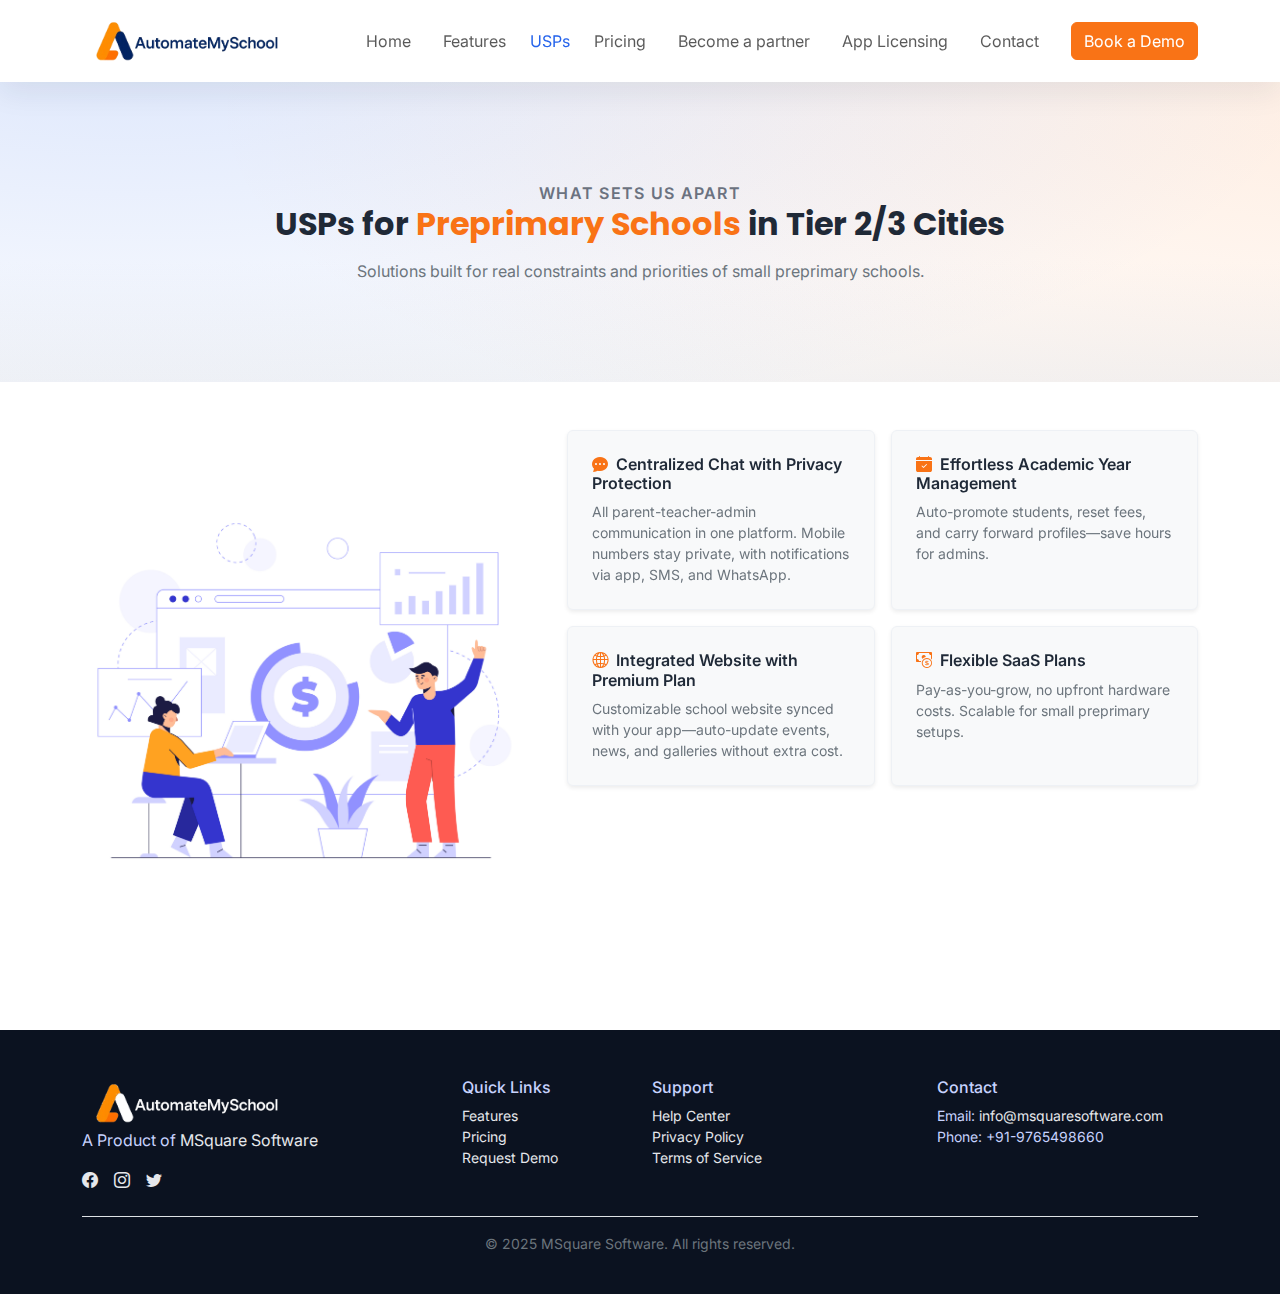
<file: usps.html>
<!DOCTYPE html>
<html lang="en">
<head>
  <meta charset="utf-8" /><meta name="viewport" content="width=device-width, initial-scale=1" />
  <title>USPs – AutomateMySchool</title>
  <link href="https://fonts.googleapis.com/css2?family=Poppins:wght@500;600;700&family=Inter:wght@400;500;600&display=swap" rel="stylesheet">
  <link href="https://cdn.jsdelivr.net/npm/bootstrap@5.3.3/dist/css/bootstrap.min.css" rel="stylesheet">
  <link href="https://cdn.jsdelivr.net/npm/bootstrap-icons@1.11.3/font/bootstrap-icons.css" rel="stylesheet">
  <link href="assets/style.css" rel="stylesheet">
  
</head>
<body>
  <!-- NAV -->
  <nav class="navbar navbar-expand-lg bg-white sticky-top">
    <div class="container py-2">
          <img src="img/logo.png" alt="AutomateMySchool Logo"
                        style="height:50px; width: 200px; object-fit: contain;">
      <button class="navbar-toggler" type="button" data-bs-toggle="collapse" data-bs-target="#nav"><span class="navbar-toggler-icon"></span></button>
      <div class="collapse navbar-collapse" id="nav">
        <ul class="navbar-nav ms-auto align-items-lg-center gap-lg-3">
         <li class="nav-item"><a class="nav-link" href="index.html">Home</a></li>
          <li class="nav-item"><a class="nav-link" href="features.html">Features</a></li>
          <!-- <li class="nav-item"><a class="nav-link" href="why-us.html">Why Us</a></li> -->
          <li class="nav-item"><a class="active" href="usps.html">USPs</a></li>
          <li class="nav-item"><a class="nav-link" href="pricing.html">Pricing</a></li>
          <li class="nav-item"><a class="nav-link" href="become-partner.html">Become a partner</a></li>
          <li class="nav-item"><a class="nav-link" href="app-licensing.html">App Licensing</a></li>

          <li class="nav-item"><a class="nav-link" href="contact.html">Contact</a></li>
          <li class="nav-item ms-lg-2"><a class="btn btn-primary" href="contact.html">Book a Demo</a></li>
        </ul>
      </div>
    </div>
  </nav>


        <header class="hero text-center">
  <div class="container">
 <span class="section-label">What Sets Us Apart</span>
    <h2 class="fw-bold mb-3">USPs for <span class="text-primary">Preprimary Schools</span> in Tier 2/3 Cities</h2>
    <p class="text-secondary" style="max-width:700px;margin:auto;">
Solutions built for real constraints and priorities of small preprimary schools.  </div>
</header>

  
   
<!-- USPs SECTION -->
<section class="py-5 bg-white">
  <div class="container">
    
    <!-- Content Row -->
    <div class="row align-items-center g-5">
      
      <!-- Left Image -->
      <div class="col-lg-5 text-center">
        <img src="img/selling.jpg" 
             alt="AutomateMySchool USP Illustration" 
             class="img-fluid rounded-3 usp-image"
             style="height:500px; object-fit:cover; width:100%;">
      </div>

      <!-- Right USP Cards -->
      <div class="col-lg-7">
        <div class="row g-3">

          <!-- USP 1 -->
          <div class="col-md-6" data-aos="fade-up" data-aos-delay="100">
            <div class="usp-card p-4 bg-light rounded shadow-sm h-100">
              <h6 class="fw-semibold mb-2">
                <i class="bi bi-chat-dots-fill text-primary me-2"></i>Centralized Chat with Privacy Protection
              </h6>
              <p class="text-secondary small mb-0">
                All parent-teacher-admin communication in one platform. Mobile numbers stay private, with notifications via app, SMS, and WhatsApp.
              </p>
            </div>
          </div>

          <!-- USP 2 -->
          <div class="col-md-6" data-aos="fade-up" data-aos-delay="200">
            <div class="usp-card p-4 bg-light rounded shadow-sm h-100">
              <h6 class="fw-semibold mb-2">
                <i class="bi bi-calendar-check-fill text-primary me-2"></i>Effortless Academic Year Management
              </h6>
              <p class="text-secondary small mb-0">
                Auto-promote students, reset fees, and carry forward profiles—save hours for admins.
              </p>
            </div>
          </div>

          <!-- USP 3 -->
          <div class="col-md-6" data-aos="fade-up" data-aos-delay="300">
            <div class="usp-card p-4 bg-light rounded shadow-sm h-100">
              <h6 class="fw-semibold mb-2">
                <i class="bi bi-globe2 text-primary me-2"></i>Integrated Website with Premium Plan
              </h6>
              <p class="text-secondary small mb-0">
                Customizable school website synced with your app—auto-update events, news, and galleries without extra cost.
              </p>
            </div>
          </div>

          <!-- USP 4 -->
          <div class="col-md-6" data-aos="fade-up" data-aos-delay="400">
            <div class="usp-card p-4 bg-light rounded shadow-sm h-100">
              <h6 class="fw-semibold mb-2">
                <i class="bi bi-cash-coin text-primary me-2"></i>Flexible SaaS Plans
              </h6>
              <p class="text-secondary small mb-0">
                Pay-as-you-grow, no upfront hardware costs. Scalable for small preprimary setups.
              </p>
            </div>
          </div>

          <!-- USP 5 -->
          <div class="col-md-6" data-aos="fade-up" data-aos-delay="500">
            <div class="usp-card p-4 bg-light rounded shadow-sm h-100">
              <h6 class="fw-semibold mb-2">
                <i class="bi bi-boxes text-primary me-2"></i>All-in-One Ecosystem
              </h6>
              <p class="text-secondary small mb-0">
                Unified software, website, apps, SMS/WhatsApp, and analytics—simplifies life for non-tech-savvy users.
              </p>
            </div>
          </div>

          <!-- USP 6 -->
          <div class="col-md-6" data-aos="fade-up" data-aos-delay="600">
            <div class="usp-card p-4 bg-light rounded shadow-sm h-100">
              <h6 class="fw-semibold mb-2">
                <i class="bi bi-bell-fill text-primary me-2"></i>Smart Notifications & Mobile-First Design
              </h6>
              <p class="text-secondary small mb-0">
                Instant alerts keep parents involved in their child's preprimary journey, from attendance to event reminders—boosting satisfaction and retention.
              </p>
            </div>
          </div>

        </div>
      </div>

    </div>
  </div>

  <!-- AOS Initialization -->
  <link href="https://cdn.jsdelivr.net/npm/aos@2.3.4/dist/aos.css" rel="stylesheet">
  <script src="https://cdn.jsdelivr.net/npm/aos@2.3.4/dist/aos.js"></script>
  <script>
    AOS.init({
      duration: 800,
      once: true,
      easing: 'ease-in-out'
    });
  </script>

  <!-- Hover effect CSS -->
  <style>
    .usp-card:hover {
      transform: translateY(-10px);
      transition: transform 0.3s ease, box-shadow 0.3s ease;
      box-shadow: 0 0.75rem 1.5rem rgba(0,0,0,0.15);
    }
  </style>
</section>


  <!-- FOOTER -->
 <footer class="footer pt-5 pb-4">
        <div class="container">
            <div class="row g-4">
                <div class="col-md-4">
                 <img src="img/logo2.png" alt="AutomateMySchool Logo"
                        style="height:50px; width: 200px; object-fit: contain;">

                    <!-- <p class="mb-3">Empowering preprimary schools with a unified platform for admin, teachers, and
                        parents.</p> -->
                        <p>
                          A Product of
                          <a href="https://msquaresoftware.com" target="_blank" rel="noopener noreferrer" class="">
                            MSquare Software
                          </a>
                        </p>

                    <div class="d-flex gap-3">
                        <!-- <a href="#"><i class="bi bi-whatsapp"></i></a> -->
                        <a href="https://www.facebook.com/MSquareSoftware"><i class="bi bi-facebook"></i></a>
                        <a href="https://www.instagram.com/msquaresoftware/"><i class="bi bi-instagram"></i></a>
                        <a href="https://x.com/MSquareSoftware"><i class="bi bi-twitter"></i></a>
                    </div>
                </div>
                <div class="col-md-2">
                    <h6>Quick Links</h6>
                   <ul class="list-unstyled small">
                        <li><a href="features.html">Features</a></li>
                        <li><a href="pricing.html">Pricing</a></li>
                        <!-- <li><a href="usps.html">Why Us</a></li> -->
                        <li><a href="contact.html">Request Demo</a></li>
                    </ul>
                </div>
                <div class="col-md-3">
                    <h6>Support</h6>
                   <ul class="list-unstyled small">
                        <li><a href="contact.html">Help Center</a></li>
                        <li><a href="contact.html">Privacy Policy</a></li>
                        <li><a href="contact.html">Terms of Service</a></li>
                    </ul>
                </div>
                <div class="col-md-3">
                    <h6>Contact</h6>
                    <ul class="list-unstyled small mb-0">
                        <li>Email: <a href="info@msquaresoftware.com">info@msquaresoftware.com</a></li>
                        <li>Phone: +91-9765498660</li>
                        <!-- <li>Address: Your Location, India</li> -->
                    </ul>
                </div>
            </div>
            <div class="border-top mt-4 pt-3 small text-center text-secondary">
                <!-- © <span id="year"></span> AutomateMySchool. All rights reserved. -->
                  <p>© 2025 MSquare Software. All rights reserved.</p>
            </div>
        </div>
    </footer>


  <script src="https://cdn.jsdelivr.net/npm/bootstrap@5.3.3/dist/js/bootstrap.bundle.min.js"></script>
  <script src="assets/main.js"></script>
   <script>
  // Get current page filename
  const currentPage = window.location.pathname.split("/").pop();

  // Select all nav links
  document.querySelectorAll(".nav-link").forEach(link => {
    if (link.getAttribute("href") === currentPage) {
      link.classList.add("active"); // Add active class
    }
  });
</script>

</body>
</html>
</file>
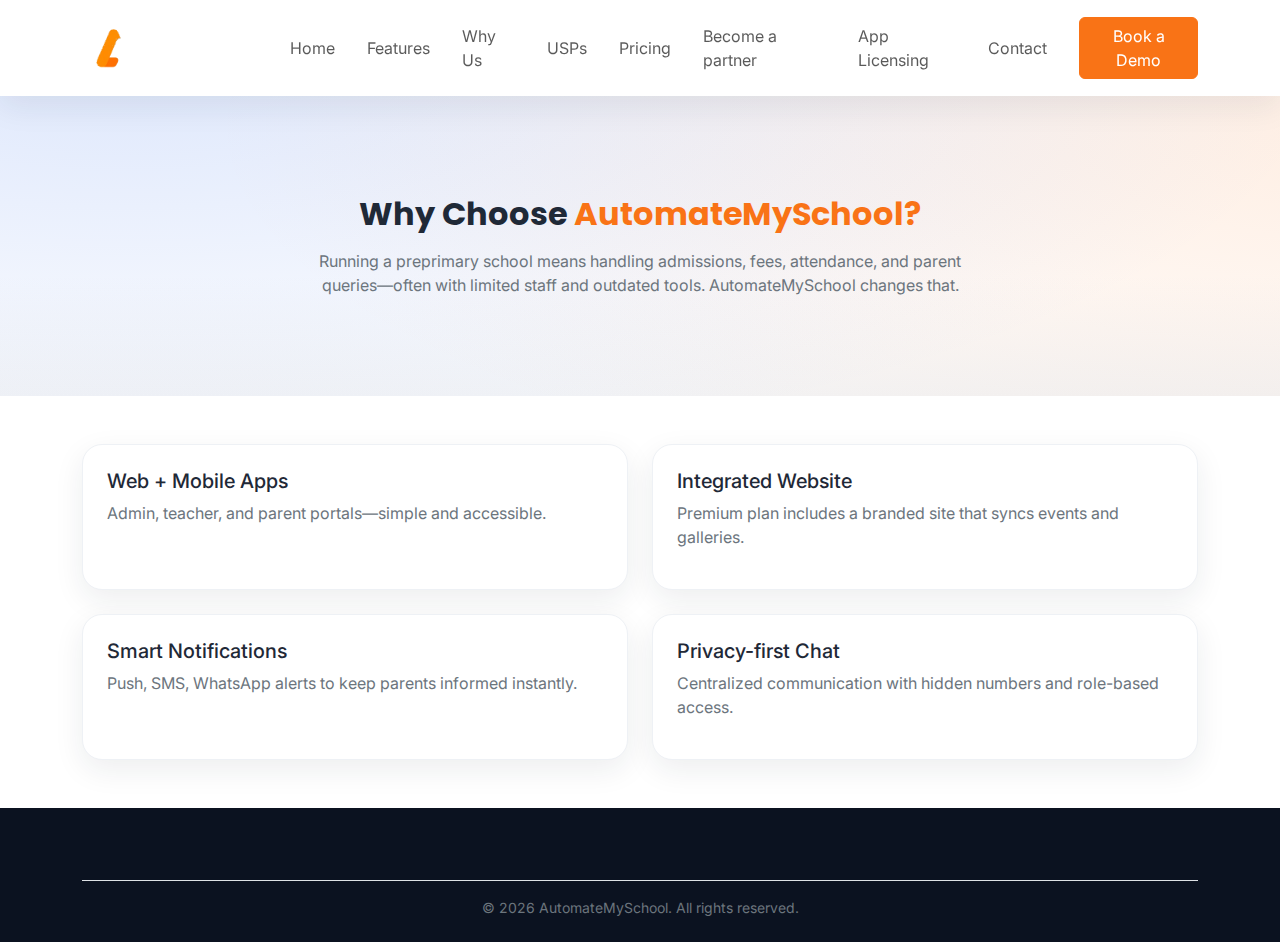
<file: why-us.html>
<!DOCTYPE html>
<html lang="en">
<head>
  <meta charset="utf-8" /><meta name="viewport" content="width=device-width, initial-scale=1" />
  <title>Why AutomateMySchool</title>
  <link href="https://fonts.googleapis.com/css2?family=Poppins:wght@500;600;700&family=Inter:wght@400;500;600&display=swap" rel="stylesheet">
  <link href="https://cdn.jsdelivr.net/npm/bootstrap@5.3.3/dist/css/bootstrap.min.css" rel="stylesheet">
  <link href="https://cdn.jsdelivr.net/npm/bootstrap-icons@1.11.3/font/bootstrap-icons.css" rel="stylesheet">
  <link href="assets/style.css" rel="stylesheet">
</head>
<body>
  <!-- NAV -->
  <nav class="navbar navbar-expand-lg bg-white sticky-top">
    <div class="container py-2">
   <img src="img/logo2.png" alt="AutomateMySchool Logo"
                        style="height:50px; width: 200px; object-fit: contain;">
      <button class="navbar-toggler" type="button" data-bs-toggle="collapse" data-bs-target="#nav"><span class="navbar-toggler-icon"></span></button>
      <div class="collapse navbar-collapse" id="nav">
        <ul class="navbar-nav ms-auto align-items-lg-center gap-lg-3">
          <li class="nav-item"><a class="nav-link" href="index.html">Home</a></li>
          <li class="nav-item"><a class="nav-link" href="features.html">Features</a></li>
          <li class="nav-item"><a class="nav-link" href="why-us.html">Why Us</a></li>
          <li class="nav-item"><a class="nav-link" href="usps.html">USPs</a></li>
          <li class="nav-item"><a class="nav-link" href="pricing.html">Pricing</a></li>
          <li class="nav-item"><a class="nav-link" href="become-partner.html">Become a partner</a></li>
          <li class="nav-item"><a class="nav-link" href="app-licensing.html">App Licensing</a></li>
          <li class="nav-item"><a class="nav-link" href="contact.html">Contact</a></li>
          <li class="nav-item ms-lg-2"><a class="btn btn-primary" href="contact.html">Book a Demo</a></li>
        </ul>
      </div>
    </div>
  </nav>

  <header class="hero text-center">
  <div class="container">

    <h2 class="fw-bold mb-3"> Why Choose <span class="text-primary">AutomateMySchool?</span></h2>
    <p class="text-secondary" style="max-width:700px;margin:auto;">
Running a preprimary school means handling admissions, fees, attendance, and parent queries—often with limited staff and outdated tools. AutomateMySchool changes that.    </p>
  </div>
</header>

  <!-- WHY CHOOSE US -->
  <section class="py-5">
    <div class="container">
      <!-- <div class="text-center mb-5">
        <span class="section-label">Why Choose AutomateMySchool?</span>
        <h2 class="fw-bold mt-2">Designed for Preprimary Excellence</h2>
        <p class="text-secondary">Running a preprimary school means handling admissions, fees, attendance, and parent queries—often with limited staff and outdated tools. AutomateMySchool changes that.</p>
      </div> -->

      <div class="row g-4">
        <div class="col-md-6">
          <div class="feature-card p-4 h-100">
            <h5>Web + Mobile Apps</h5>
            <p class="text-secondary">Admin, teacher, and parent portals—simple and accessible.</p>
          </div>
        </div>
        <div class="col-md-6">
          <div class="feature-card p-4 h-100">
            <h5>Integrated Website</h5>
            <p class="text-secondary">Premium plan includes a branded site that syncs events and galleries.</p>
          </div>
        </div>

        <div class="col-md-6">
          <div class="feature-card p-4 h-100">
            <h5>Smart Notifications</h5>
            <p class="text-secondary">Push, SMS, WhatsApp alerts to keep parents informed instantly.</p>
          </div>
        </div>
        <div class="col-md-6">
          <div class="feature-card p-4 h-100">
            <h5>Privacy-first Chat</h5>
            <p class="text-secondary">Centralized communication with hidden numbers and role-based access.</p>
          </div>
        </div>
      </div>
    </div>
  </section>

  
  <!-- FOOTER -->
  <footer class="footer pt-5 pb-4">
    <div class="container">
      <div class="border-top mt-4 pt-3 small text-center text-secondary">© <span id="year"></span> AutomateMySchool. All rights reserved.</div>
    </div>
  </footer>

  <script src="https://cdn.jsdelivr.net/npm/bootstrap@5.3.3/dist/js/bootstrap.bundle.min.js"></script>
  <script src="assets/main.js"></script>
</body>
</html>
</file>
<file: assets/style.css>
:root {
  /* --primary: #2563EB; */
  --primary: #F97316;

  --bs-primary: #F97316 !important;
  /* Blue */
  --accent: #F97316;
  /* Orange */
  --text: #1F2937;
  /* Dark gray */
  --muted: #6B7280;
  /* Secondary text */
  --surface: #FFFFFF;
  /* Card background */
  --wash: #F3F4F6;
  /* Section bg */
  --radius: 1.25rem;
  /* Rounded corners */
  --shadow: 0 10px 30px rgba(31, 41, 55, .08);
}

.text-primary {
  color: #F97316 !important;
}

body {
  font-family: Inter, system-ui, -apple-system, Segoe UI, Roboto, Arial, sans-serif;
  color: var(--text);
}

h1,
h2,
h3,
h4,
.display-1,
.display-2,
.navbar-brand {
  font-family: Poppins, Inter, sans-serif;
}

/* Navbar */
.navbar {
  box-shadow: var(--shadow);
}

.navbar a {
  text-decoration: none !important;
}

.navbar a.active {
  color:#2563EB !important;
}

.navbar .nav-link.active {
  text-decoration: none !important;
  color: var(--primary) !important;
  /* keep it blue */

}


.btn-primary {
  background: var(--primary);
  border-color: var(--primary);
}

/* .btn-primary:hover {
  filter: brightness(0.92);
} */
.btn-primary:hover {
   background-color: #0B1220;
}

.btn-accent {
  background-color:#FFF ;
  border-color: #000;
  color: #000;
}

.btn-accent:hover {
  filter: brightness(0.92);
  background-color: #1F2937;
  color: #fff;
}

/* Hero */
.hero {
  background: radial-gradient(1200px 400px at 10% -10%, rgba(37, 99, 235, .15), transparent),
    radial-gradient(1200px 400px at 110% 10%, rgba(249, 115, 22, .12), transparent),
    linear-gradient(180deg, #fff 0%, #fff 60%, var(--wash) 100%);
}

.hero .badge-soft {
  background: rgba(37, 99, 235, .08);
  color: var(--primary);
}

.hero-illustration {
  background: linear-gradient(135deg, rgba(37, 99, 235, .12), rgba(249, 115, 22, .12));
  border-radius: var(--radius);
  box-shadow: var(--shadow);
  min-height: 380px;
  display: flex;
  align-items: center;
  justify-content: center;
}

/* Cards */

.features-hero {
  background: radial-gradient(1200px 400px at 10% -10%, rgba(37, 99, 235, .15), transparent),
    radial-gradient(1200px 400px at 110% 10%, rgba(249, 115, 22, .12), transparent),
    linear-gradient(180deg, #fff 0%, #fff 60%, var(--wash) 100%);
}

/* Base card */
.feature-card {
  background: #fff;
  border-radius: var(--radius);
  transition: all 0.35s ease;
  border: none;
}

.hero {
  min-height: 300px;
  /* आप 500px, 600px try कर सकते हो */
  display: flex;
  align-items: center;
  /* vertically center */
}

/* Common card style for USP + Features */
.feature-card,
.usp-card {
  background: var(--surface);
  border: 1px solid #eef1f5;
  border-radius: var(--radius);
  box-shadow: var(--shadow);
  transition: transform 0.35s ease, box-shadow 0.35s ease, background 0.35s ease;
  cursor: pointer;
  padding: 1.5rem;
  /* USP wali spacing */
}

/* Hover effect same as USP */
.feature-card:hover,
.usp-card:hover {
  transform: translateY(-6px) scale(1.03);
  box-shadow: 0 12px 28px rgba(0, 0, 0, 0.15);
  background: linear-gradient(to bottom right, #f0f7ff, #f9f0ff);
}


.feature-card,
.usp-card,
.price-card {
  background: var(--surface);
  border: 1px solid #eef1f5;
  border-radius: var(--radius);
  box-shadow: var(--shadow);
}

.icon-bubble {
  width: 56px;
  height: 56px;
  border-radius: 16px;
  display: grid;
  place-items: center;
  font-size: 1.35rem;
}

.icon-primary {
  background: rgba(37, 99, 235, .1);
  color: var(--primary);
}

.icon-accent {
  background: rgba(249, 115, 22, .12);
  color: var(--accent);
}

.section-label {
  letter-spacing: .08em;
  text-transform: uppercase;
  font-weight: 600;
  color: var(--muted);
}


/* USP card hover */
.usp-card {
  transition: transform 0.35s ease, box-shadow 0.35s ease, background 0.35s ease;
  cursor: pointer;
}

.usp-card:hover {
  transform: translateY(-6px) scale(1.03);
  box-shadow: 0 12px 28px rgba(0, 0, 0, 0.15);
  background: linear-gradient(to bottom right, #f0f7ff, #f9f0ff);
}

/* USP image hover effect */
.usp-image {
  transition: transform 0.5s ease;
}

.usp-image:hover {
  transform: scale(1.05) rotate(-1deg);
}

/* .accordion-button {
  transition: all 0.3s ease;
}
.accordion-button:not(.collapsed) {
  background: linear-gradient(to right, #e3f2fd, #f3e5f5);
  color: #0d47a1;
  font-weight: 600;
}
.accordion-item {
  border-radius: 10px;
  overflow: hidden;
  margin-bottom: 10px;
} */



/* Pricing */
.price-card.popular {
  border-color: var(--primary);
  box-shadow: 0 16px 40px rgba(37, 99, 235, .15);
}

.price {
  font-weight: 700;
  font-size: 2.25rem;
}

.badge-popular {
  background: rgba(37, 99, 235, .1);
  color: var(--primary);
}

.icon-circle {
  width: 50px;
  height: 50px;
  background: #f0f4ff;
  color: #3b82f6;
  display: flex;
  align-items: center;
  justify-content: center;
  border-radius: 50%;
  font-size: 22px;
}

.btn-outline-primary{
    background-color:#FFF ;
  border-color: #000;
  color: #000;
}
.btn-outline-primary:hover{
   filter: brightness(0.92);
  background-color: #1F2937;
  color: #fff;
}

/* Custom Blue Theme for Partner Form */
.btn-blue {
  background-color:#F97316;
  /* Primary Blue */
  color: #fff;
  border-radius: 8px;
  transition: all 0.3s ease;
}

.btn-blue:hover {
  background-color:#0B1220;
  /* Darker Blue */
  color: #fff;
}

#partner-form .form-control,
#partner-form .form-select {
  border-radius: 8px;
  border: 1px solid #d1d5db;
  padding: 10px 14px;
}

#partner-form .form-control:focus,
#partner-form .form-select:focus {
  border-color: #3B82F6;
  box-shadow: 0 0 0 3px rgba(59, 130, 246, 0.25);
}



#typing-text::after {
  content: "|";
  animation: blink 0.8s infinite;
  color: #0d6efd;
  /* Bootstrap primary */
  margin-left: 5px;
}

@keyframes blink {

  0%,
  50%,
  100% {
    opacity: 1;
  }

  25%,
  75% {
    opacity: 0;
  }
}



/* Footer */
.footer {
  background: #0B1220;
  color: #c7d2fe;
}

.footer a {
  color: #e5e7eb;
  text-decoration: none;
}

.footer a:hover {
  color: #fff;
}

/* Utilities */
.bg-wash {
  background: var(--wash);
}
</file>
